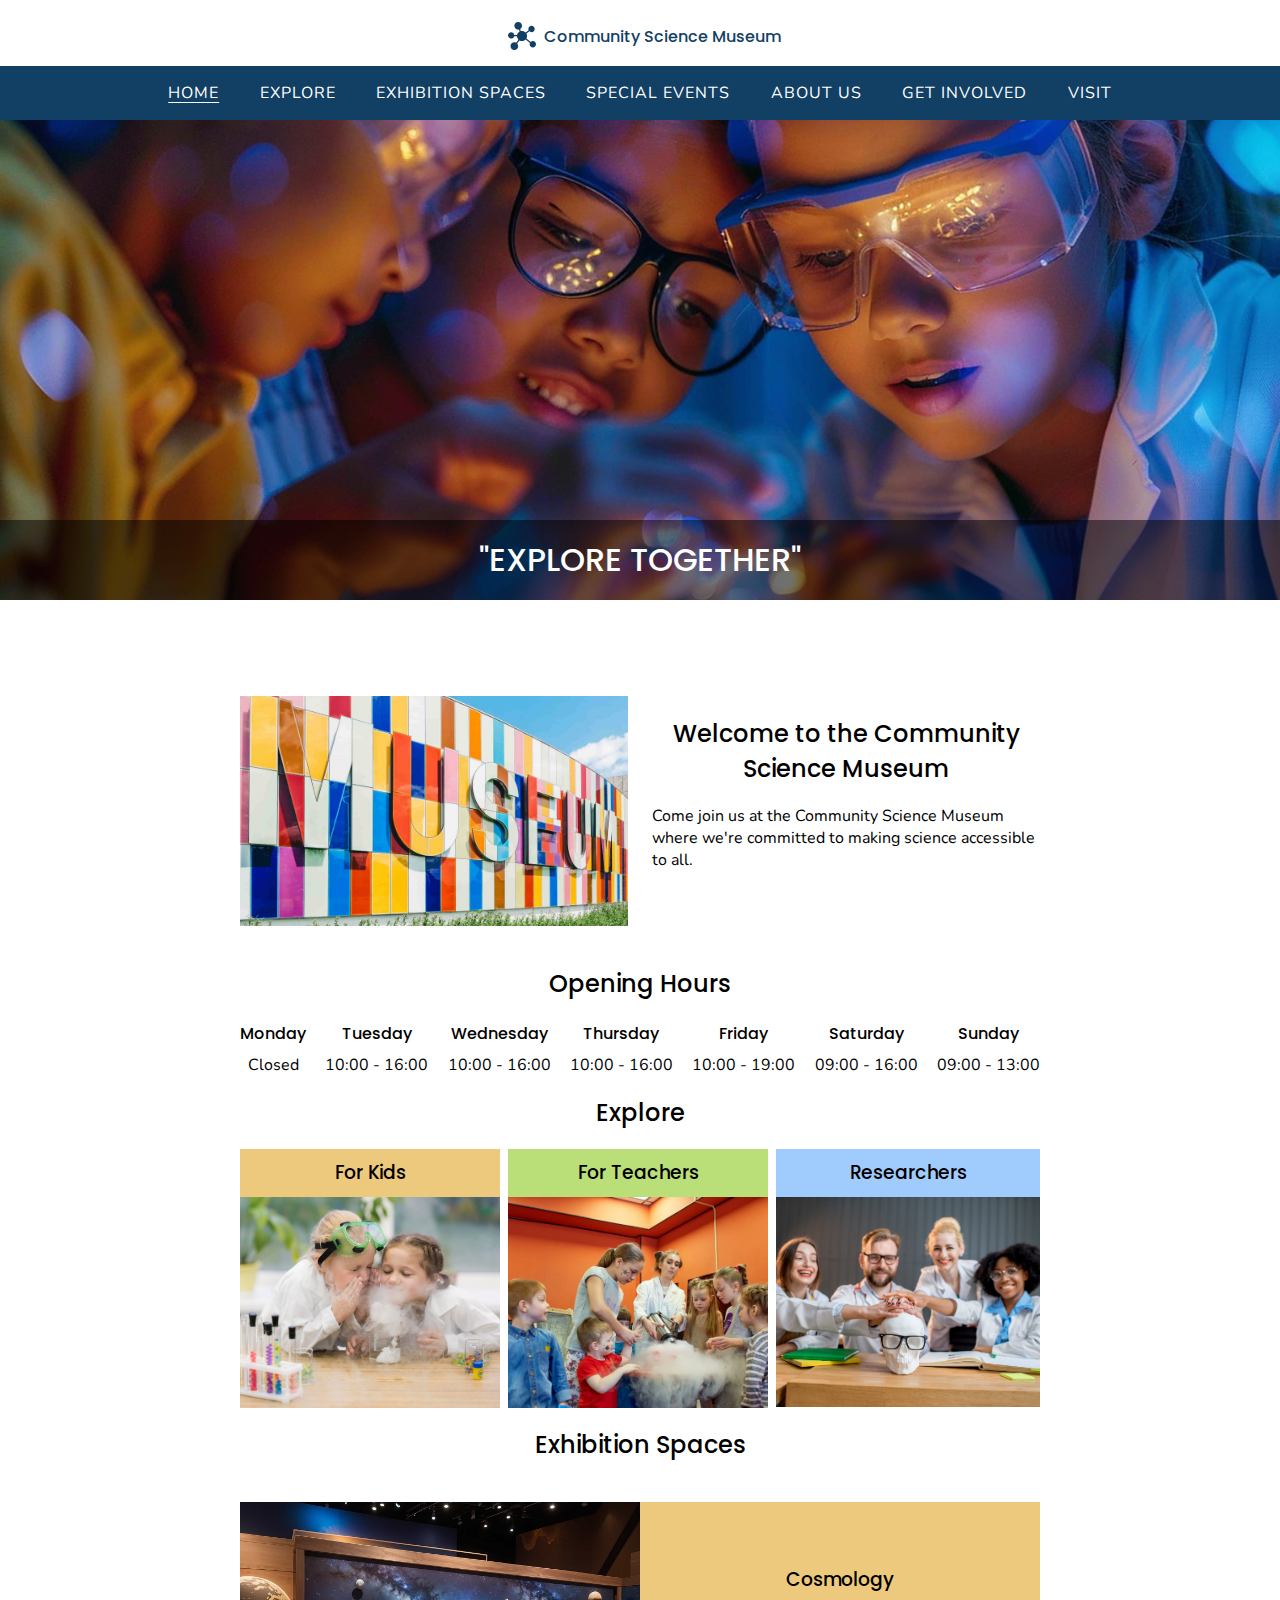
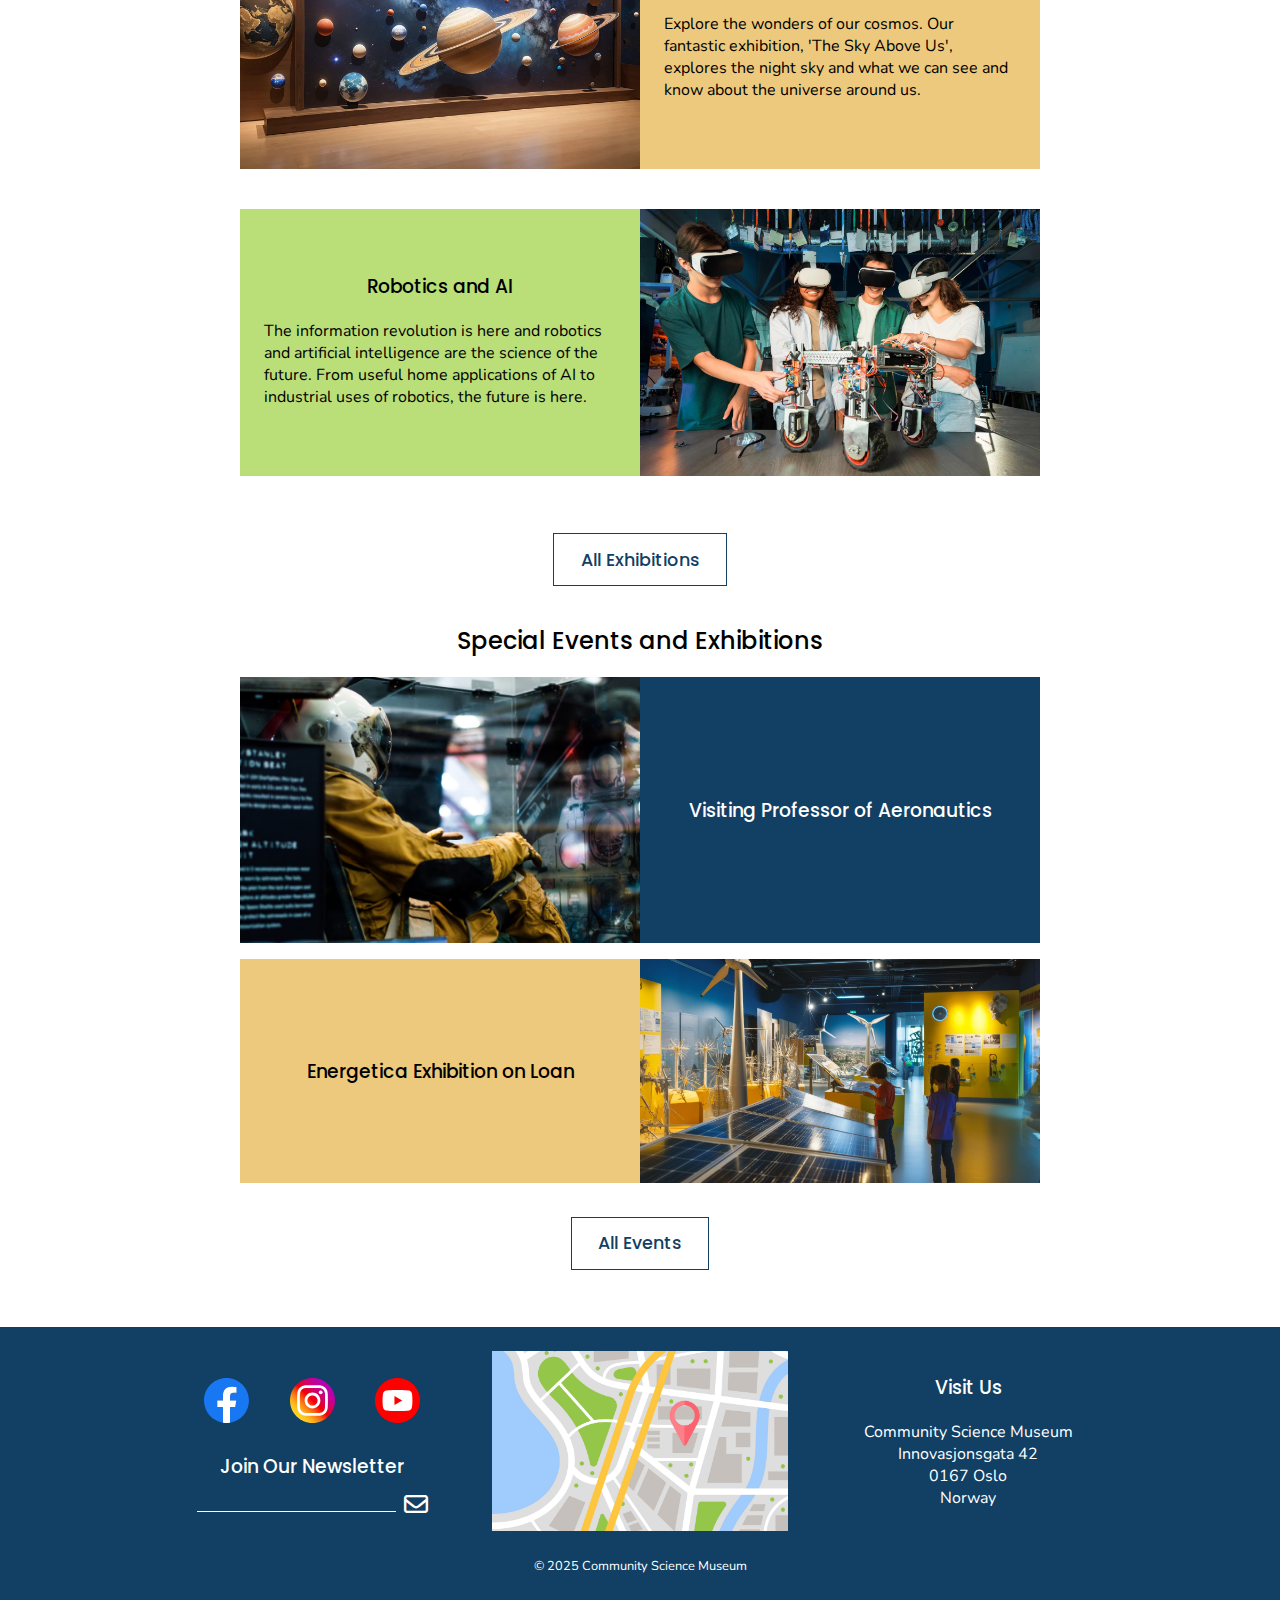
<file: index.html>
<!DOCTYPE html>
<html lang="en">
<head>
    <meta charset="UTF-8">
    <meta name="viewport" content="width=device-width, initial-scale=1.0">
    <link rel="icon" href="assets/icons/favicon.ico" type="image/x-icon">
    <link rel="preconnect" href="https://fonts.googleapis.com">
    <link rel="preconnect" href="https://fonts.gstatic.com" crossorigin>
    <link href="https://fonts.googleapis.com/css2?family=Nunito&family=Poppins:wght@400;500;600;700&display=swap" rel="stylesheet">
    <link rel="stylesheet" href="https://cdnjs.cloudflare.com/ajax/libs/font-awesome/6.7.2/css/all.min.css" 
    integrity="sha512-Evv84Mr4kqVGRNSgIGL/F/aIDqQb7xQ2vcrdIwxfjThSH8CSR7PBEakCr51Ck+w+/U6swU2Im1vVX0SVk9ABhg==" 
    crossorigin="anonymous" referrerpolicy="no-referrer"/>
    <meta name="description" content="Explore interactive exhibits and hands-on science fun for all ages at the Community Science Museum.">
    <meta name="keywords" content="science museum, interactive exhibits, educational fun, hands-on learning">
    <meta name="author" content="Urve Kriiva">
    <link rel="stylesheet" href="styles/index.css">
    <link rel="stylesheet" href="styles/media.css">
    <title>Home | Community Science Museum</title>
</head>
<body>
    <header>
        <div class="logo-wrapper">
            <div class="logo flex">
                <img src="assets/icons/molecule.svg" class="logo-img" alt="molecule">
                <span>Community Science Museum</span>
            </div>
        </div>
        <button class="mobile-nav" aria-label="Open menu" aria-controls="navigation" aria-expanded="false"></button>
        <nav>
            <ul data-visible="false" class="navigation flex background-primary" id="navigation">
                <li><a href="index.html" class="active">Home</a></li>
                <li><a href="explore/index.html">Explore</a></li>
                <li><a href="exhibitions/index.html">Exhibition Spaces</a></li>
                <li><a href="events/index.html">Special Events</a></li>
                <li><a href="about_us/index.html">About Us</a></li>
                <li><a href="get_involved/index.html">Get Involved</a></li>
                <li><a href="visit/index.html">Visit</a></li>
            </ul>
        </nav>
    </header>

    <main>
        <section class="hero">
            <img src="assets/images/hero.jpg" class="hero-img" alt="Kids wearing google classes and studying science">
            <h1 class="slogan">"Explore together"</h1>
        </section>

        <div class="scroller">
            <div class="item1"><span>Opening soon</span></div>
            <div class="item2"><span>Opening soon</span></div>
            <div class="item3"><span>Opening soon</span></div>
            <div class="item4 hidden"><span>Opening soon</span></div>
            <div class="item5 hidden"><span>Opening soon</span></div>
        </div>
        
    <div class="content-container">
        <article>
            <div class="content-img reverse">
                <div class="text-right">
                    <h2>Welcome to the Community Science Museum</h2>
                    <p>Come join us at the Community Science Museum where we're committed to making science accessible to all.
                    </p>
                </div>
                <div>
                    <img src="assets/images/museum.jpg" class="height" alt="Multicolored modern museum with large, bold letters spelling Museum">
                </div>
            </div>
        </article>

        <section>
            <h2>Opening Hours</h2>
            <div class="opening-hours">
                <div class="flex">
                    <p class="weekday">Monday</p>
                    <p>Closed</p>
                </div>
                <div class="flex">
                    <p class="weekday">Tuesday</p>
                    <p>10:00 - 16:00</p>
                </div>
                <div class="flex">
                    <p class="weekday">Wednesday</p>
                    <p>10:00 - 16:00</p>
                </div>
                <div class="flex">
                    <p class="weekday">Thursday</p>
                    <p>10:00 - 16:00</p>
                </div>
                <div class="flex">
                    <p class="weekday">Friday</p>
                    <p>10:00 - 19:00</p>
                </div>
                <div class="flex">
                    <p class="weekday">Saturday</p>
                    <p>09:00 - 16:00</p>
                </div>
                <div class="flex">
                    <p class="weekday">Sunday</p>
                    <p>09:00 - 13:00</p>
                </div>
            </div>
        </section>
        <section>
            <h2>Explore</h2>
            <div class="explore flex">
                <div class="explore-wrap flex">
                    <div class="for-kids">
                        <h3>For Kids</h3>
                        <div>
                            <img src="assets/images/learnscience.jpg" class="imga" alt="Two girls experiment with steam from test tube">
                        </div>
                    </div>
                    <div class="for-teachers">
                        <h3>For Teachers</h3>
                        <div>
                            <img src="assets/images/teacher.jpg" class="imga" alt="Teacher carries out chemical experiment with liquid nitrogen with kids">
                        </div>
                    </div>
                </div>
                <div class="researchers">
                    <h3>Researchers</h3>
                    <div>
                        <img src="assets/images/scientists.jpg"  alt="Group of happy scientists holding hands on the gypsum skull behind table">
                    </div>
                </div>
            </div>
        </section>

        <h2>Exhibition Spaces</h2>
        <article>
            <div class="clr-background">
                <div>
                    <img src="assets/images/planets.jpg" alt="An wooden board with a spacethemed background and exhibit with planets and stars in front">
                </div>
                <div class="bg-yellow clr-background-text">
                    <h3>Cosmology</h3>
                    <p>Explore the wonders of our cosmos. Our fantastic exhibition, 'The Sky Above Us', 
                        explores the night sky and what we can see and know about the universe around us.
                    </p>
                </div>
            </div>
        </article>
        <article>  
            <div class="clr-background reverse">
                <div>
                    <img src="assets/images/group.jpg" alt="Group of young people in VR glasses doing experiments in robotics in a laboratory">
                </div>
                <div class="bg-green clr-background-text">
                    <h3>Robotics and AI</h3>
                    <p>The information revolution is here and robotics and artificial intelligence are 
                        the science of the future. From useful home applications of AI to industrial uses 
                        of robotics, the future is here.
                    </p>
                </div>    
            </div>
        </article>
        <div class="btn-link-container">
            <a href="exhibitions/index.html" class="btn-link">All Exhibitions</a>
        </div>

        <h2>Special Events and Exhibitions</h2>
        <section>
            <div class="content-img">
                <div>
                    <img src="assets/images/astronaut.jpg" alt="Astronaut sitting in front of the ....">
                </div>
                <div class="bg-primary center">
                    <h3>Visiting Professor of Aeronautics</h3>
                </div>
            </div>
            <div class="content-img reverse">
                <div>
                    <img src="assets/images/energetica.jpg" alt="Kids in energetica exhibition discover solarpanels and wind turbines">
                </div>
                <div class="bg-yellow center">
                    <h3>Energetica Exhibition on Loan</h3>
                </div>
            </div>
        </section>
        <div class="btn-link-container">
            <a href="events/index.html" class="btn-link">All Events</a>
        </div>
    </div>
    </main>

    <script src="index.js"></script>
   
    <footer>
        <div class="footer-container">
            <div class="social-container">
                <div class="social flex">
                    <a href="https://www.facebook.com" target="_blank">
                        <img src="assets/icons/facebook.svg" class="social-icon" alt="Facebook icon">
                    </a>
                    <a href="https://www.instagram.com" target="_blank">
                        <img src="assets/icons/instagram.svg" class="social-icon" alt="Instagram icon">
                    </a>
                    <a href="https://www.youtube.com" target="_blank">
                        <img src="assets/icons/youtube.svg" class="social-icon" alt="Youtube icon">
                    </a>
                </div>
                <div>
                    <h3>Join Our Newsletter</h3>
                    <form class="newsletter-form">
                        <label for="newsletter" class="sr-only">E-mail address</label>
                        <input type="email" id="newsletter" class="newsletter">
                        <button class="submit" aria-label="Subscribe to newsletter">
                            <i class="fa-regular fa-envelope"></i>
                        </button>
                    </form>
                </div>
            </div>
            <div class="location">
                <h3>Visit Us</h3>
                <p>Community Science Museum</p>
                <p>Innovasjonsgata 42</p>
                <p>0167 Oslo</p>
                <p>Norway</p>
            </div>
            <div class="map-img">
                <img src="assets/images/map.jpg" class="map" alt="Street map with red pin and routes">
            </div>
        </div>
        <div class="copyright">
            &copy; 2025 Community Science Museum
        </div>
    </footer>
    
</body>
</html>
</file>
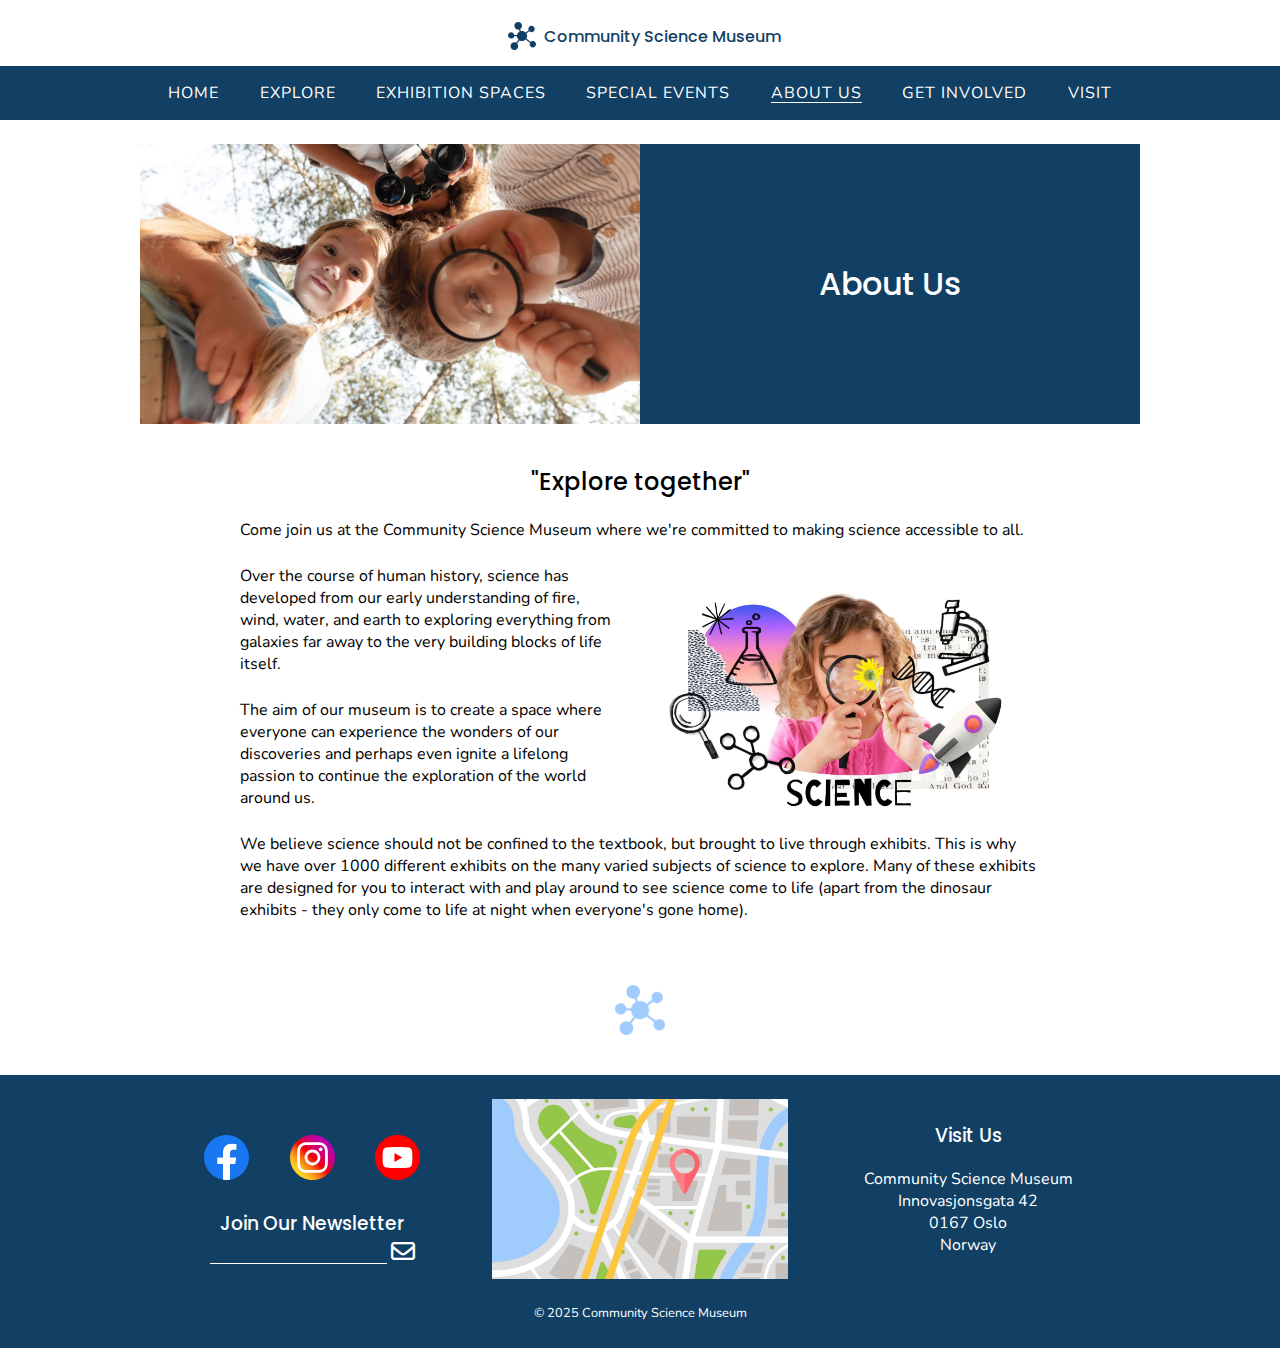
<file: about_us/index.html>
<!DOCTYPE html>
<html lang="en">
<head>
    <meta charset="UTF-8">
    <meta name="viewport" content="width=device-width, initial-scale=1.0">
    <link rel="icon" href="../assets/icons/favicon.ico" type="image/x-icon">
    <link rel="preconnect" href="https://fonts.googleapis.com">
    <link rel="preconnect" href="https://fonts.gstatic.com" crossorigin>
    <link href="https://fonts.googleapis.com/css2?family=Nunito&family=Poppins:wght@400;500;600;700&display=swap" rel="stylesheet">
    <link rel="stylesheet" href="https://cdnjs.cloudflare.com/ajax/libs/font-awesome/6.7.2/css/all.min.css" 
    integrity="sha512-Evv84Mr4kqVGRNSgIGL/F/aIDqQb7xQ2vcrdIwxfjThSH8CSR7PBEakCr51Ck+w+/U6swU2Im1vVX0SVk9ABhg==" 
    crossorigin="anonymous" referrerpolicy="no-referrer"/>
    <meta name="description" content="Discover our mission to make science fun, accessible at the Community Science Museum—where curiosity comes to life.">
    <meta name="keywords" content="about the museum, interactive museum, science education, explore science together, about the museum">
    <meta name="author" content="Urve Kriiva">
    <link rel="stylesheet" href="../styles/index.css">
    <link rel="stylesheet" href="../styles/media.css">
    <title>About Us</title>
</head>
<body>
    <header>
        <div class="logo-wrapper">
            <div class="logo flex">
                <img src="../assets/icons/molecule.svg" class="logo-img" alt="molecule">
                <span>Community Science Museum</span>
            </div>
        </div>
        <button class="mobile-nav" aria-controls="navigation" aria-expanded="false"></button>
        <nav>
            <ul data-visible="false" class="navigation flex background-primary" id="navigation">
                <li><a href="../index.html">Home</a></li>
                <li><a href="../explore/index.html">Explore</a></li>
                <li><a href="../exhibitions/index.html">Exhibition Spaces</a></li>
                <li><a href="../events/index.html">Special Events</a></li>
                <li><a href="../about_us/index.html" class="active">About Us</a></li>
                <li><a href="../get_involved/index.html">Get Involved</a></li>
                <li><a href="../visit/index.html">Visit</a></li>
            </ul>
        </nav>
    </header>
    <main>
        <div class="introduction-banner reverse">
            <div class="bg-primary introduction-text">
                <h1>About Us</h1>
            </div>
            <div>
                <img src="../assets/images/explore.jpg" alt="Boy and two girls looking down and exploring with a magnifying glass and binoculars ">
            </div> 
        </div>

       <div class="content-container">
        <article>
            <div class="content-simple">
                <h2>"Explore together"</h2>
            <p>Come join us at the Community Science Museum where we're committed to making science accessible to all.
            </p>
            <div class="article-doodle">
                <div class="text-left">
                    <p>Over the course of human history, science has developed from our early understanding of fire, wind, 
                        water, and earth to exploring everything from galaxies far away to the very building blocks of 
                        life itself.
                    </p>
                        <p>The aim of our museum is to create a space where everyone can experience the wonders of our 
                            discoveries and perhaps even ignite a lifelong passion to continue the exploration of the 
                            world around us.
                        </p>
                </div>
                <div>
                    <img src="../assets/images/doodle.jpg" alt="Science word with girl looking flower with magnifying glass on chemistry doodle background">
                </div>
            </div>
            <p>We believe science should not be confined to the textbook, but brought to live through exhibits. 
                This is why we have over 1000 different exhibits on the many varied subjects of science to explore. 
                Many of these exhibits are designed for you to interact with and play around to see science 
                come to life (apart from the dinosaur exhibits - they only come to life at night when everyone's gone home).
            </p>
            </div>
        </article>
       </div>
       <div class="molecul-container flex">
        <img src="../assets/icons/blue-molecul.png" class="molecul" alt="Light blue molecul">
       </div>
    </main>
    <script src="../index.js"></script>

    <footer>
        <div class="footer-container">
            <div class="social-container">
                <div class="social flex">
                    <a href="https://www.facebook.com" target="_blank">
                        <img src="../assets/icons/facebook.svg" class="social-icon" alt="Facebook icon">
                    </a>
                    <a href="https://www.instagram.com" target="_blank">
                        <img src="../assets/icons/instagram.svg" class="social-icon" alt="Instagram icon">
                    </a>
                    <a href="https://www.youtube.com" target="_blank">
                        <img src="../assets/icons/youtube.svg" class="social-icon" alt="Youtube icon">
                    </a>
                </div>
                <div>
                    <h3>Join Our Newsletter</h3>
                    <div>
                        <input type="text" class="newsletter">
                        <button class="submit"><i class="fa-regular fa-envelope"></i></button>
                    </div>
                </div>
            </div>
            <div class="location">
                <h3>Visit Us</h3>
                    <p>Community Science Museum</p>
                    <p>Innovasjonsgata 42</p>
                    <p>0167 Oslo</p>
                    <p>Norway</p>
            </div>
            <div class="map-img">
                <img src="../assets/images/map.jpg" class="map" alt="Street map with red pin and routes">
            </div>
        </div>
        <div class="copyright">
            &copy; 2025 Community Science Museum
        </div>
    </footer>
</body>
</html>
</file>
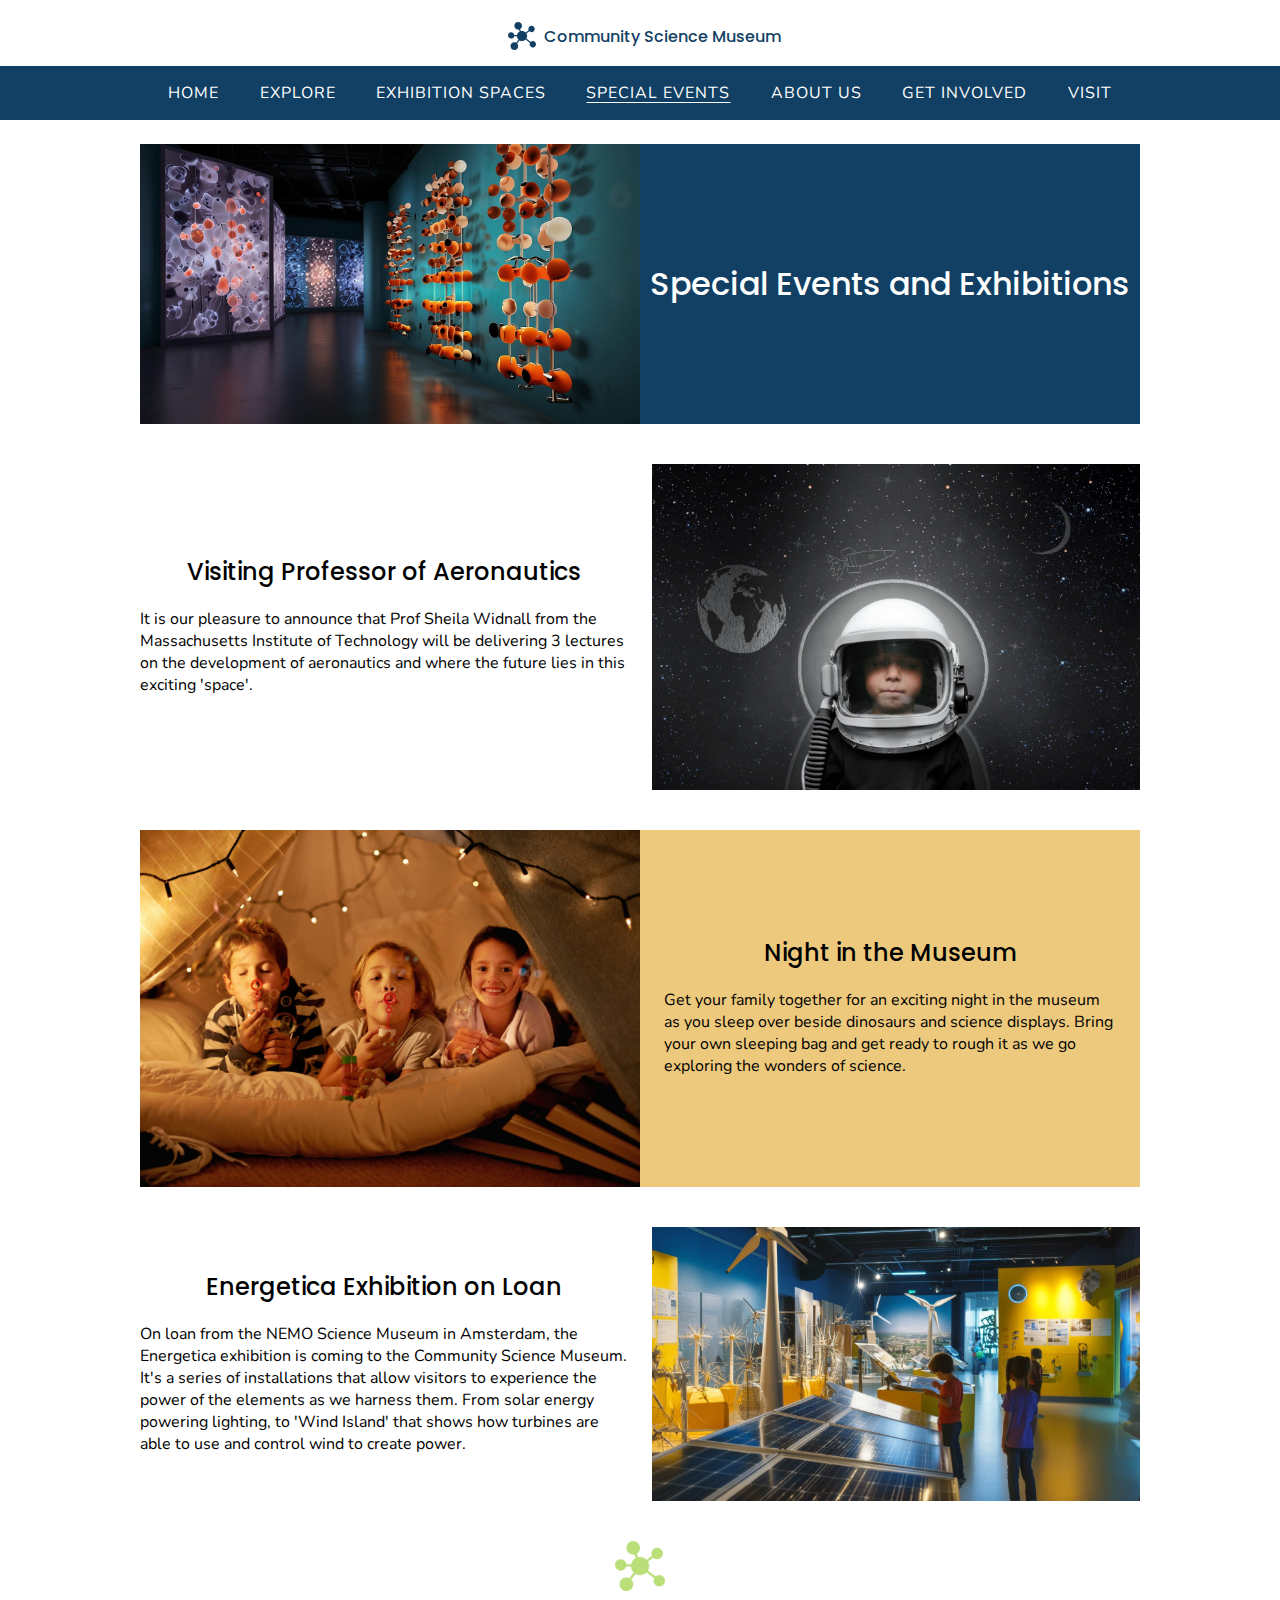
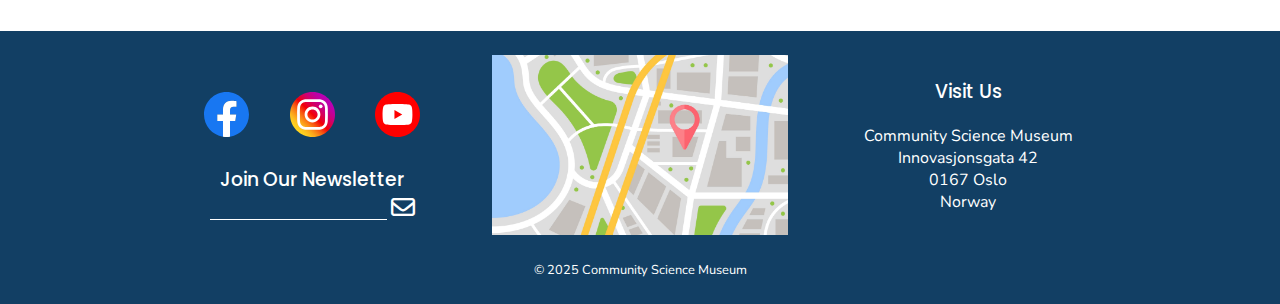
<file: events/index.html>
<!DOCTYPE html>
<html lang="en">
<head>
    <meta charset="UTF-8">
    <meta name="viewport" content="width=device-width, initial-scale=1.0">
    <link rel="icon" href="../assets/icons/favicon.ico" type="image/x-icon">
    <link rel="preconnect" href="https://fonts.googleapis.com">
    <link rel="preconnect" href="https://fonts.gstatic.com" crossorigin>
    <link href="https://fonts.googleapis.com/css2?family=Nunito&family=Poppins:wght@400;500;600;700&display=swap" rel="stylesheet">
    <link rel="stylesheet" href="https://cdnjs.cloudflare.com/ajax/libs/font-awesome/6.7.2/css/all.min.css" 
    integrity="sha512-Evv84Mr4kqVGRNSgIGL/F/aIDqQb7xQ2vcrdIwxfjThSH8CSR7PBEakCr51Ck+w+/U6swU2Im1vVX0SVk9ABhg==" 
    crossorigin="anonymous" referrerpolicy="no-referrer"/>
    <meta name="description" content="Experience special events and exhibits like sleepovers, visiting lectures, and Energetica—exploring the power of science in action.">
    <meta name="keywords" content="science events, museum sleepover, guest lectures, family science activities, energetica exhibition">
    <meta name="author" content="Urve Kriiva">
    <link rel="stylesheet" href="../styles/index.css">
    <link rel="stylesheet" href="../styles/media.css">
    <title>Special Events and Exhibitions</title>
</head>
<body>
    <header>
        <div class="logo-wrapper">
            <div class="logo flex">
                <img src="../assets/icons/molecule.svg" class="logo-img" alt="molecule">
                <span>Community Science Museum</span>
            </div>
        </div>
        <button class="mobile-nav" aria-controls="navigation" aria-expanded="false"></button>
        <nav>
            <ul data-visible="false" class="navigation flex background-primary" id="navigation">
                <li><a href="../index.html">Home</a></li>
                <li><a href="../explore/index.html">Explore</a></li>
                <li><a href="../exhibitions/index.html">Exhibition Spaces</a></li>
                <li><a href="../events/index.html" class="active">Special Events</a></li>
                <li><a href="../about_us/index.html">About Us</a></li>
                <li><a href="../get_involved/index.html">Get Involved</a></li>
                <li><a href="../visit/index.html">Visit</a></li>
            </ul>
        </nav>
    </header>
    <main>
        <div class="introduction-banner reverse">
            <div class="bg-primary introduction-text">
                <h1>Special Events and Exhibitions</h1>
            </div>
            <div>
                <img src="../assets/images/molecular.jpg" alt="Colorful digital wall installasjon display with molecules">
            </div>
        </div>
            
        <div class="content-container content-container-wide">
            <article>
                <div class="content-img center">
                    <div class="text-left">
                        <h2>Visiting Professor of Aeronautics</h2>
                        <p>It is our pleasure to announce that Prof Sheila Widnall from the Massachusetts Institute 
                            of Technology will be delivering 3 lectures on the development of aeronautics and where 
                            the future lies in this exciting 'space'.
                        </p>
                    </div>
                    <div >
                        <img src="../assets/images/kidastronaut.jpg" alt="Boy eyes closed wants to fly in space wearing astronaut helmet ">
                    </div>
                </div>
            </article>
        
            <article>
            <div class="clr-background reverse">
                <div class="bg-yellow clr-background-text">
                    <h2>Night in the Museum</h2>
                    <p>Get your family together for an exciting night in the museum as you sleep over beside dinosaurs 
                        and science displays. Bring your own sleeping bag and get ready to rough it as we go exploring 
                        the wonders of science.
                    </p>
                </div>
                <div>
                    <img src="../assets/images/sleepover.jpg" alt="Children blowing bubbles together in indoor camping tent">
                </div>
            </div>
            </article>

        
            <article>
               <div class="content-img center">
                <div class="text-left">
                    <h2>Energetica Exhibition on Loan</h2>
                    <p>On loan from the NEMO Science Museum in Amsterdam, the Energetica exhibition is coming to the 
                        Community Science Museum. It's a series of installations that allow visitors to experience 
                        the power of the elements as we harness them. From solar energy powering lighting, to 
                        'Wind Island' that shows how turbines are able to use and control wind to create power.
                    </p>
                </div>
                <div class="flex">
                    <img src="../assets/images/energetica.jpg" alt="Kids in energetica exhibition discover solarpanels and wind turbines">
                </div>
               </div>
            </article>
        </div>

        <div class="molecul-container flex">
            <img src="../assets/icons/green-molecul.png" class="molecul" alt="Green molecul">
        </div>
    </main>  
    <script src="../index.js"></script>

    <footer>
        <div class="footer-container">
            <div class="social-container">
                <div class="social flex">
                    <a href="https://www.facebook.com" target="_blank">
                        <img src="../assets/icons/facebook.svg" class="social-icon" alt="Facebook icon">
                    </a>
                    <a href="https://www.instagram.com" target="_blank">
                        <img src="../assets/icons/instagram.svg" class="social-icon" alt="Instagram icon">
                    </a>
                    <a href="https://www.youtube.com" target="_blank">
                        <img src="../assets/icons/youtube.svg" class="social-icon" alt="Youtube icon">
                    </a>
                </div>
                <div>
                    <h3>Join Our Newsletter</h3>
                    <div>
                        <input type="text" class="newsletter">
                        <button class="submit"><i class="fa-regular fa-envelope"></i></button>
                    </div>
                </div>
            </div>
            <div class="location">
                <h3>Visit Us</h3>
                <p>Community Science Museum</p>
                <p>Innovasjonsgata 42</p>
                <p>0167 Oslo</p>
                <p>Norway</p>
            </div>
            <div class="map-img">
                <img src="../assets/images/map.jpg" class="map" alt="Street map with red pin and routes">
            </div>
        </div>
        <div class="copyright">
            &copy; 2025 Community Science Museum
        </div>
    </footer>  
</body>
</html>
</file>
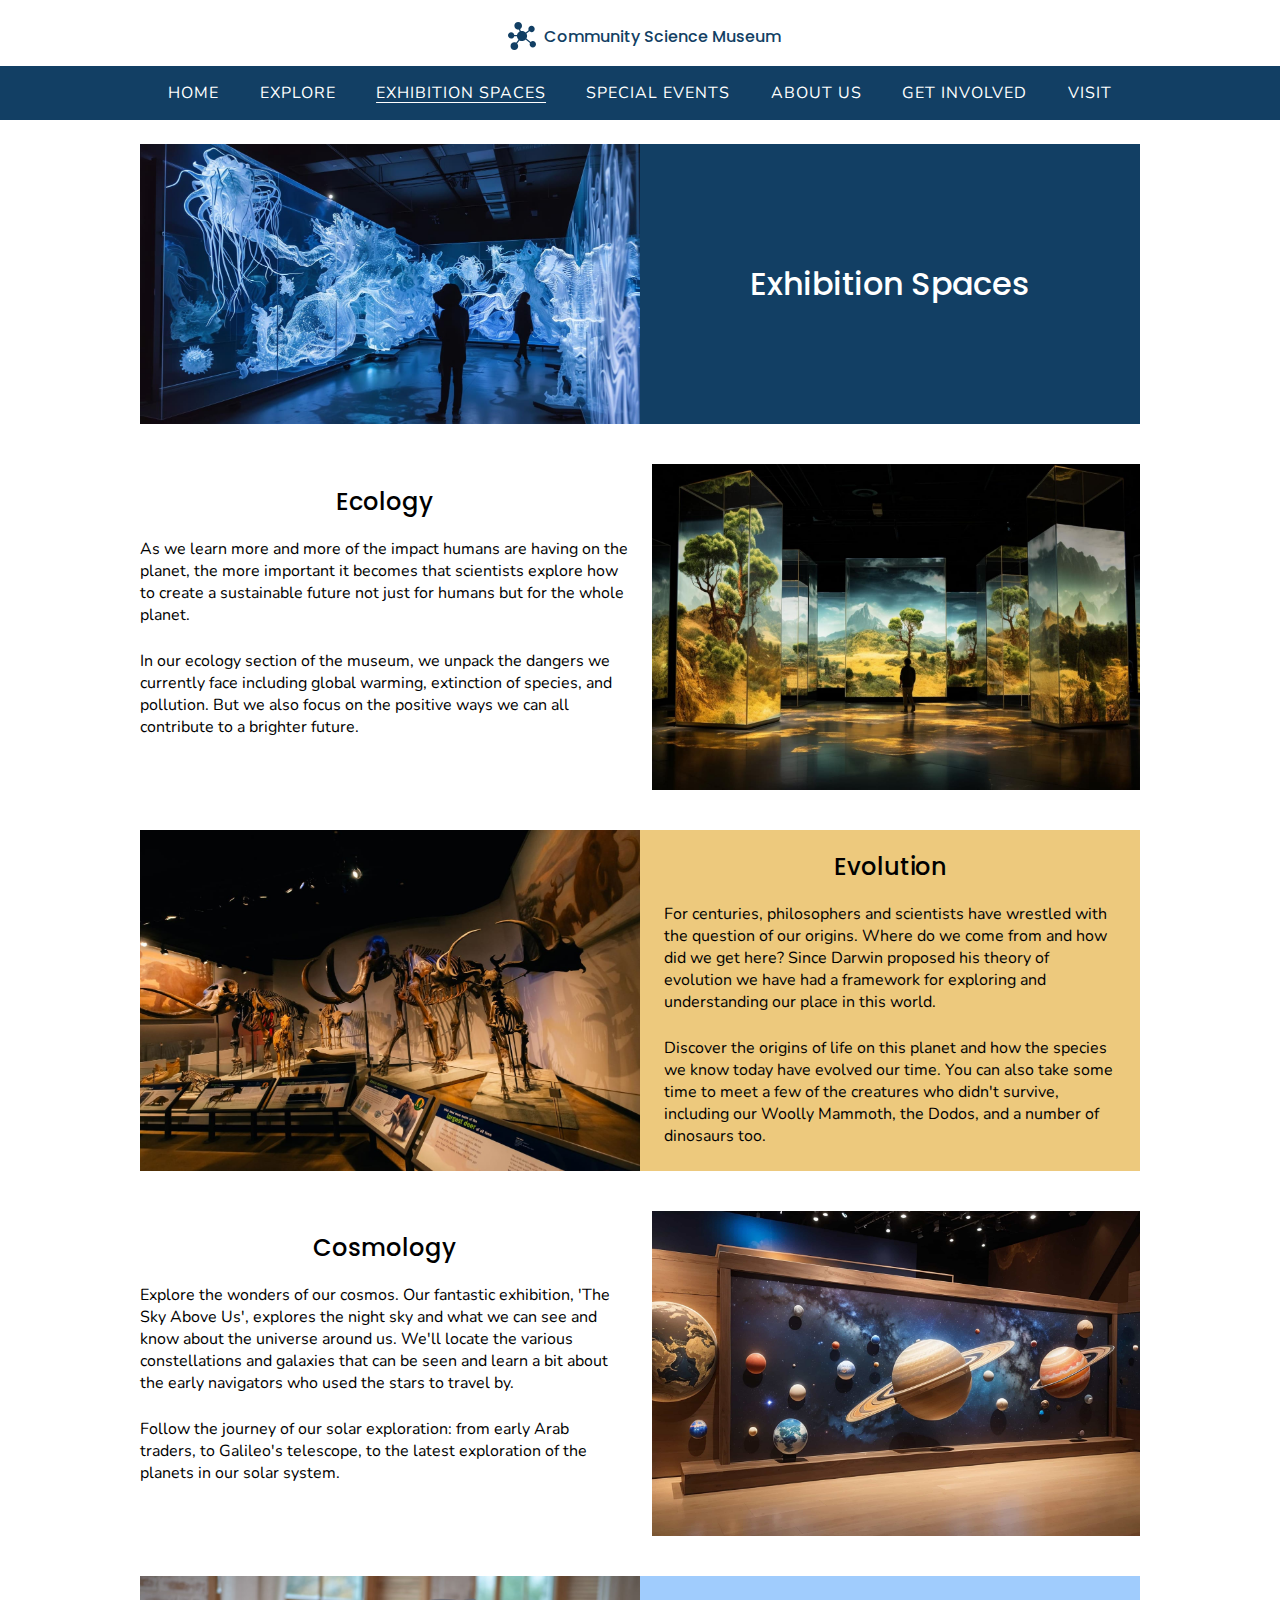
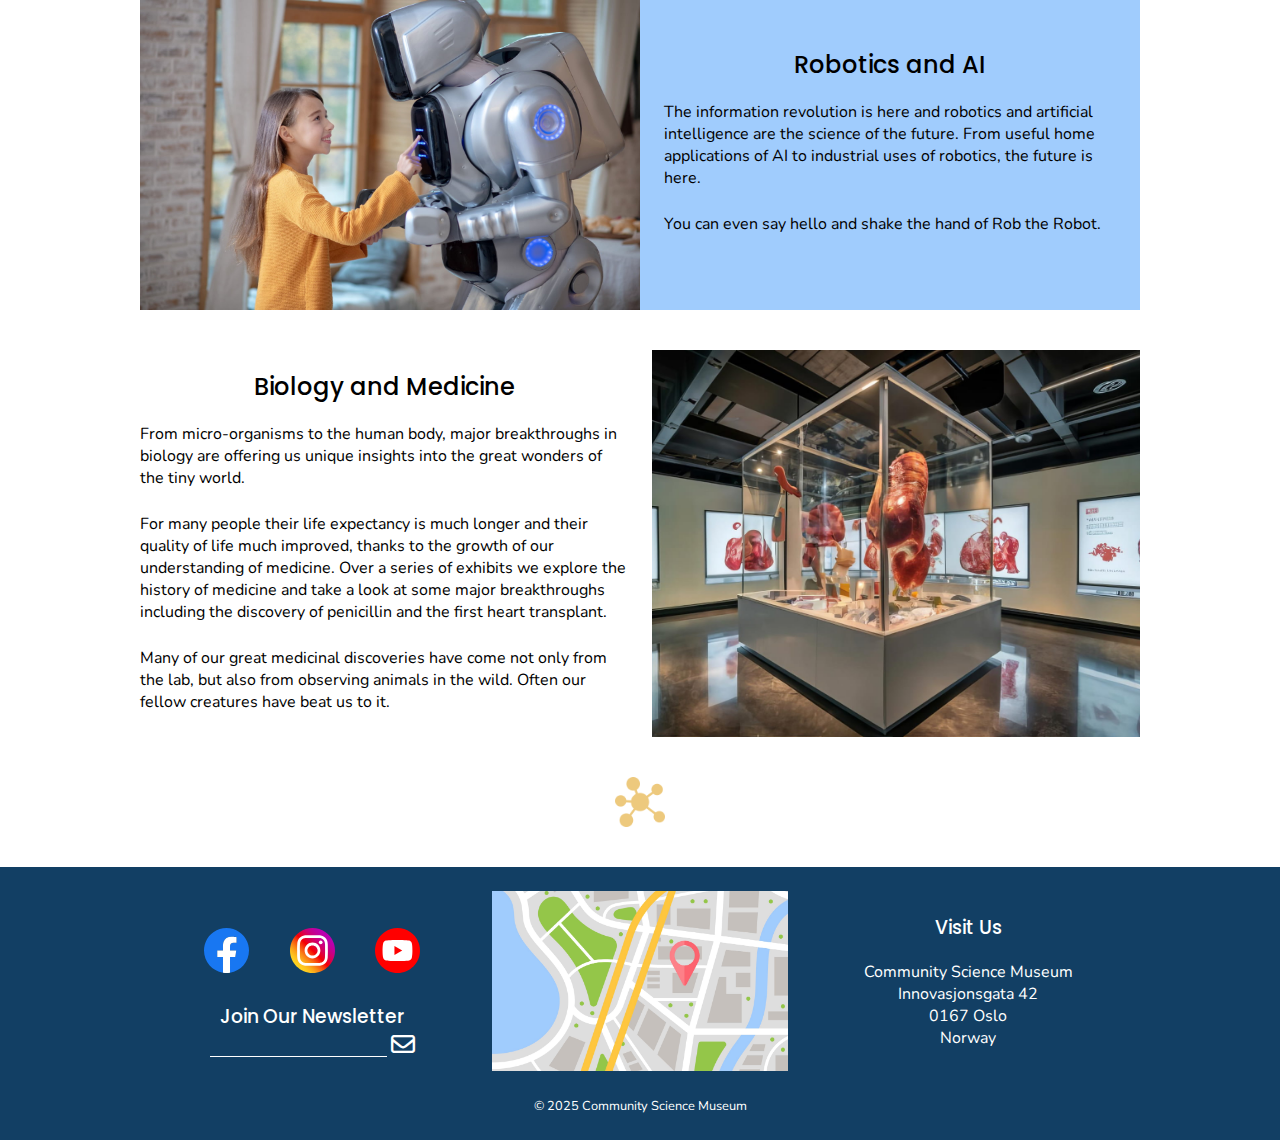
<file: exhibitions/index.html>
<!DOCTYPE html>
<html lang="en">
<head>
    <meta charset="UTF-8">
    <meta name="viewport" content="width=device-width, initial-scale=1.0">
    <link rel="icon" href="../assets/icons/favicon.ico" type="image/x-icon">
    <link rel="preconnect" href="https://fonts.googleapis.com">
    <link rel="preconnect" href="https://fonts.gstatic.com" crossorigin>
    <link href="https://fonts.googleapis.com/css2?family=Nunito&family=Poppins:wght@400;500;600;700&display=swap" rel="stylesheet">
    <link rel="stylesheet" href="https://cdnjs.cloudflare.com/ajax/libs/font-awesome/6.7.2/css/all.min.css" 
    integrity="sha512-Evv84Mr4kqVGRNSgIGL/F/aIDqQb7xQ2vcrdIwxfjThSH8CSR7PBEakCr51Ck+w+/U6swU2Im1vVX0SVk9ABhg==" 
    crossorigin="anonymous" referrerpolicy="no-referrer"/>
    <meta name="description" content="Explore our science exhibitions—from dinosaurs to space and technology. Hands-on displays for curious minds of all ages.">
    <meta name="keywords" content="science exhibitions, interactive displays, dinosaur exhibit, space and technology, museum exhibits">
    <meta name="author" content="Urve Kriiva">
    <link rel="stylesheet" href="../styles/index.css">
    <link rel="stylesheet" href="../styles/media.css">
    <title>Exhibition Spaces | Community Science Museum</title>
</head>
<body>
    <header>
        <div class="logo-wrapper">
            <div class="logo flex">
                <img src="../assets/icons/molecule.svg" class="logo-img" alt="molecule">
                <span>Community Science Museum</span>
            </div>
        </div>
        <button class="mobile-nav" aria-controls="navigation" aria-expanded="false"></button>
        <nav>
            <ul data-visible="false" class="navigation flex background-primary" id="navigation">
                <li><a href="../index.html">Home</a></li>
                <li><a href="../explore/index.html">Explore</a></li>
                <li><a href="../exhibitions/index.html" class="active">Exhibition Spaces</a></li>
                <li><a href="../events/index.html">Special Events</a></li>
                <li><a href="../about_us/index.html">About Us</a></li>
                <li><a href="../get_involved/index.html">Get Involved</a></li>
                <li><a href="../visit/index.html">Visit</a></li>
            </ul>
        </nav>
    </header>
    <main>
        <div class="introduction-banner reverse">
            <div class="bg-primary introduction-text">
                <h1>Exhibition Spaces</h1>
            </div>
            <div>
                <img src="../assets/images/exhibition.jpg" alt="Two people standing front of blue ocean themed glass art installasjon">
            </div>    
        </div>

       <div class="content-container content-container-wide">
        <article>
           <div class="content-img">
            <div class="text-left">
                <h2>Ecology</h2>
                <p>As we learn more and more of the impact humans are having on the planet, the more 
                    important it becomes that scientists explore how to create a sustainable future 
                    not just for humans but for the whole planet.
                </p>
                <p>In our ecology section of the museum, we unpack the dangers we currently face including 
                    global warming, extinction of species, and pollution. But we also focus on the 
                    positive ways we can all contribute to a brighter future.
                </p>
            </div>
            <div class="flex">
                <img src="../assets/images/ecology.jpg" alt="High displays with holographic green landscape with trees and high mountains">
            </div>
           </div>
        </article>
        

        <article>
            <div class="clr-background reverse">
                <div class="bg-yellow clr-background-text">
                    <h2>Evolution</h2>
                    <p>For centuries, philosophers and scientists have wrestled with the question of our origins. 
                        Where do we come from and how did we get here? Since Darwin proposed his theory of 
                        evolution we have had a framework for exploring and understanding our place in this world.
                    </p>
                    <p>Discover the origins of life on this planet and how the species we know today have evolved 
                        our time. You can also take some time to meet a few of the creatures who didn't survive, 
                        including our Woolly Mammoth, the Dodos, and a number of dinosaurs too.
                    </p>
                </div>
                <div class="flex">
                    <img src="../assets/images/evolution.jpg" alt="Museum display with mammoth skeletons">
                </div>
            </div>
        </article>

        
            <article>
                <div class="content-img">
                    <div class="text-left">
                        <h2>Cosmology</h2>
                        <p>Explore the wonders of our cosmos. Our fantastic exhibition, 'The Sky Above Us', explores 
                            the night sky and what we can see and know about the universe around us. We'll locate the 
                            various constellations and galaxies that can be seen and learn a bit about the early 
                            navigators who used the stars to travel by.
                        </p>
                        <p>Follow the journey of our solar exploration: from early Arab traders, to Galileo's telescope, 
                            to the latest exploration of the planets in our solar system.
                        </p>
                    </div>
                    <div class="flex">
                        <img src="../assets/images/planets.jpg" alt="An wooden board with a spacethemed background and exhibit with planets and stars in front">
                    </div>
                </div>
            </article>
        

        <article>
            <div class="clr-background reverse">
                <div class="bg-blue clr-background-text">
                    <h2>Robotics and AI</h2>
                    <p>The information revolution is here and robotics and artificial intelligence are the science 
                        of the future. From useful home applications of AI to industrial uses of robotics, 
                        the future is here.
                    </p>
                    <p>You can even say hello and shake the hand of Rob the Robot.
                    </p>
                </div>
                <div class="flex">
                    <img src="../assets/images/robot.jpg" alt="Happy girl in orage shirt standing front of robot and pressing buttons on robot">
                </div>
            </div>
        </article>
        
        
            <article>
               <div class="content-img">
                <div class="text-left">
                    <h2>Biology and Medicine</h2>
                    <p>From micro-organisms to the human body, major breakthroughs in biology are offering us unique 
                        insights into the great wonders of the tiny world. 
                    </p>
                    <p>For many people their life expectancy is much longer and their quality of life much improved, 
                        thanks to the growth of our understanding of medicine. Over a series of exhibits we explore 
                        the history of medicine and take a look at some major breakthroughs including the discovery 
                        of penicillin and the first heart transplant. 
                    </p>
                    <p>Many of our great medicinal discoveries have come not only from the lab, but also from observing 
                        animals in the wild. Often our fellow creatures have beat us to it.
                    </p>
                </div>
                <div class="flex">
                    <img src="../assets/images/biology.jpg" alt="An exhibition display and screens showcasing various organs">
                </div>
               </div>
            </article>
        </div>

        <div class="molecul-container flex">
            <img src="../assets/icons/yellow-molecul.png" class="molecul" alt="Yellow molecul">
        </div>
       
    </main>

    <script src="../index.js"></script>

    <footer>
        <div class="footer-container">
            <div class="social-container">
                <div class="social flex">
                    <a href="https://www.facebook.com" target="_blank">
                        <img src="../assets/icons/facebook.svg" class="social-icon" alt="Facebook icon">
                    </a>
                    <a href="https://www.instagram.com" target="_blank">
                        <img src="../assets/icons/instagram.svg" class="social-icon" alt="Instagram icon">
                    </a>
                    <a href="https://www.youtube.com" target="_blank">
                        <img src="../assets/icons/youtube.svg" class="social-icon" alt="Youtube icon">
                    </a>
                </div>
                <div>
                    <h3>Join Our Newsletter</h3>
                    <div>
                        <input type="text" class="newsletter">
                        <button class="submit"><i class="fa-regular fa-envelope"></i></button>
                    </div>
                </div>
            </div>
            <div class="location">
                <h3>Visit Us</h3>
                <p>Community Science Museum</p>
                <p>Innovasjonsgata 42</p>
                <p>0167 Oslo</p>
                <p>Norway</p>
            </div>
            <div class="map-img">
                <img src="../assets/images/map.jpg" class="map" alt="Street map with red pin and routes">
            </div>
        </div>
        <div class="copyright">
            &copy; 2025 Community Science Museum
        </div>
    </footer>

</body>
</html>
</file>
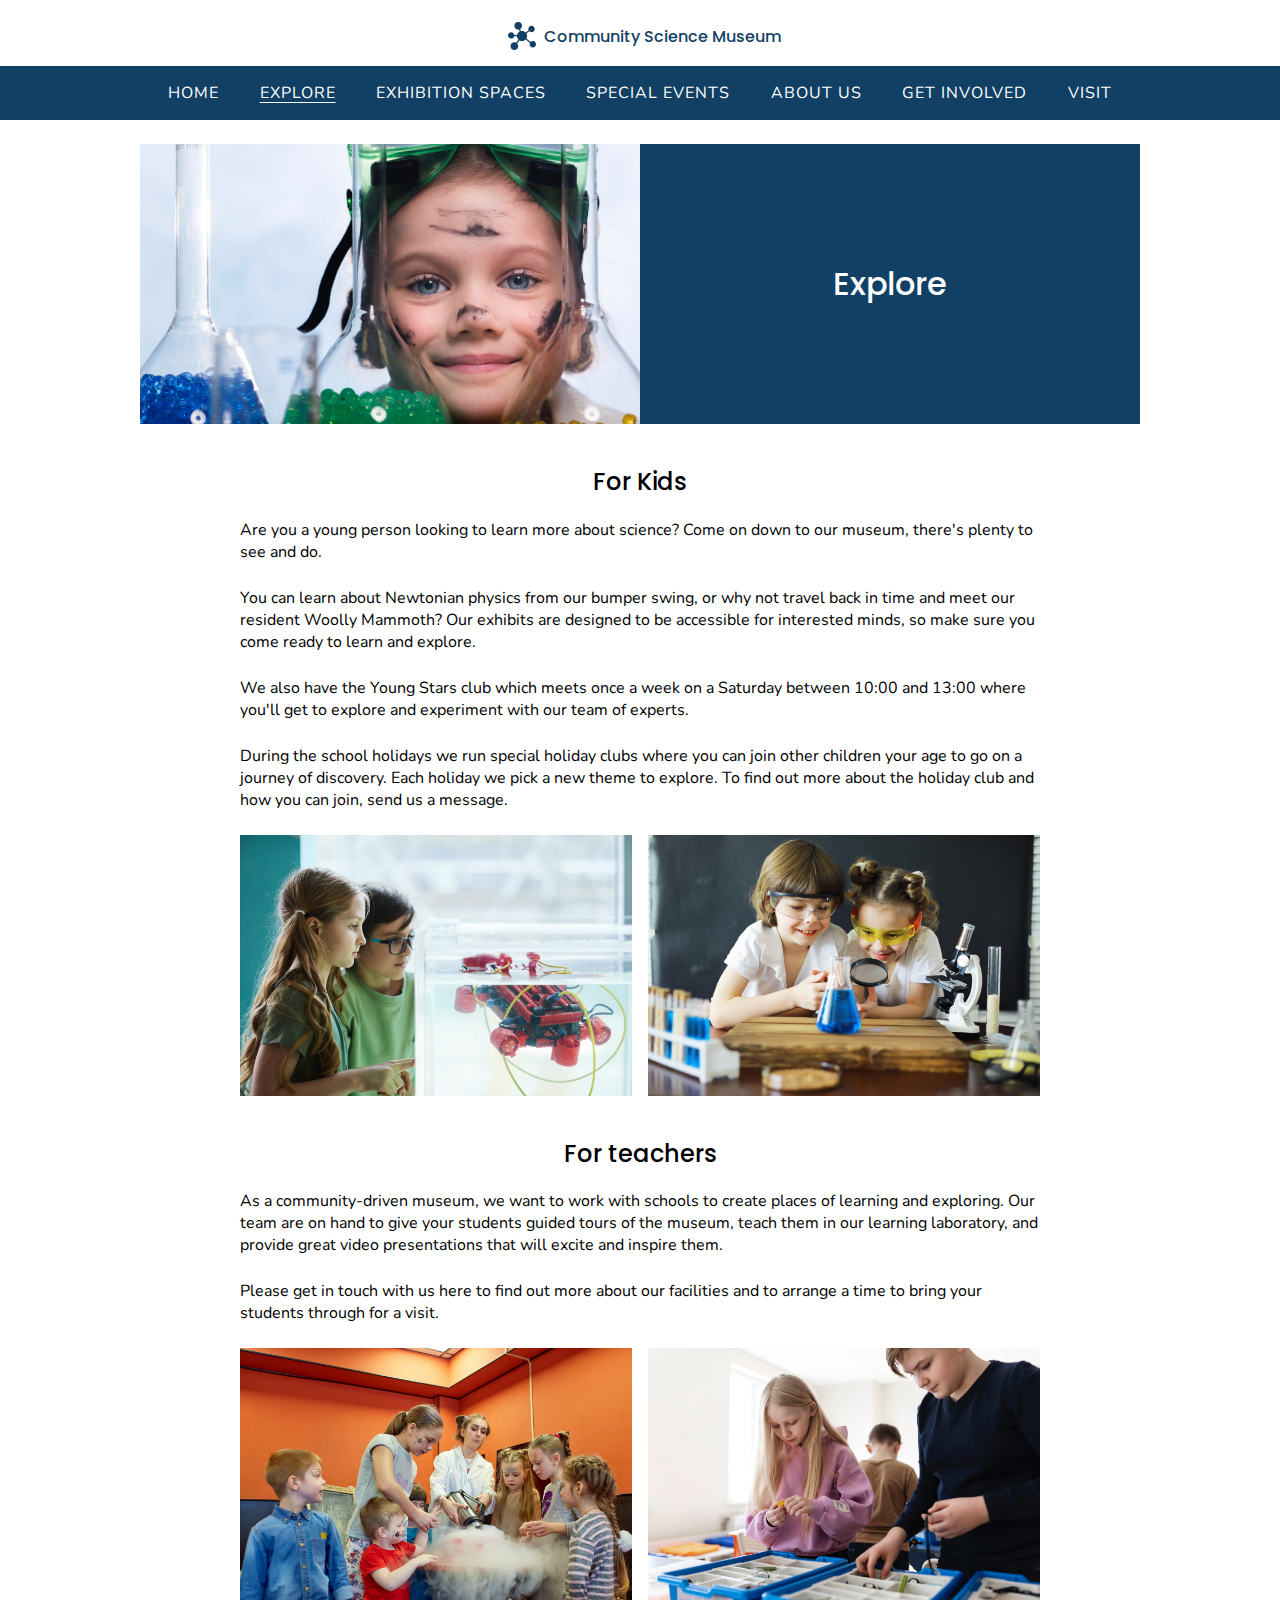
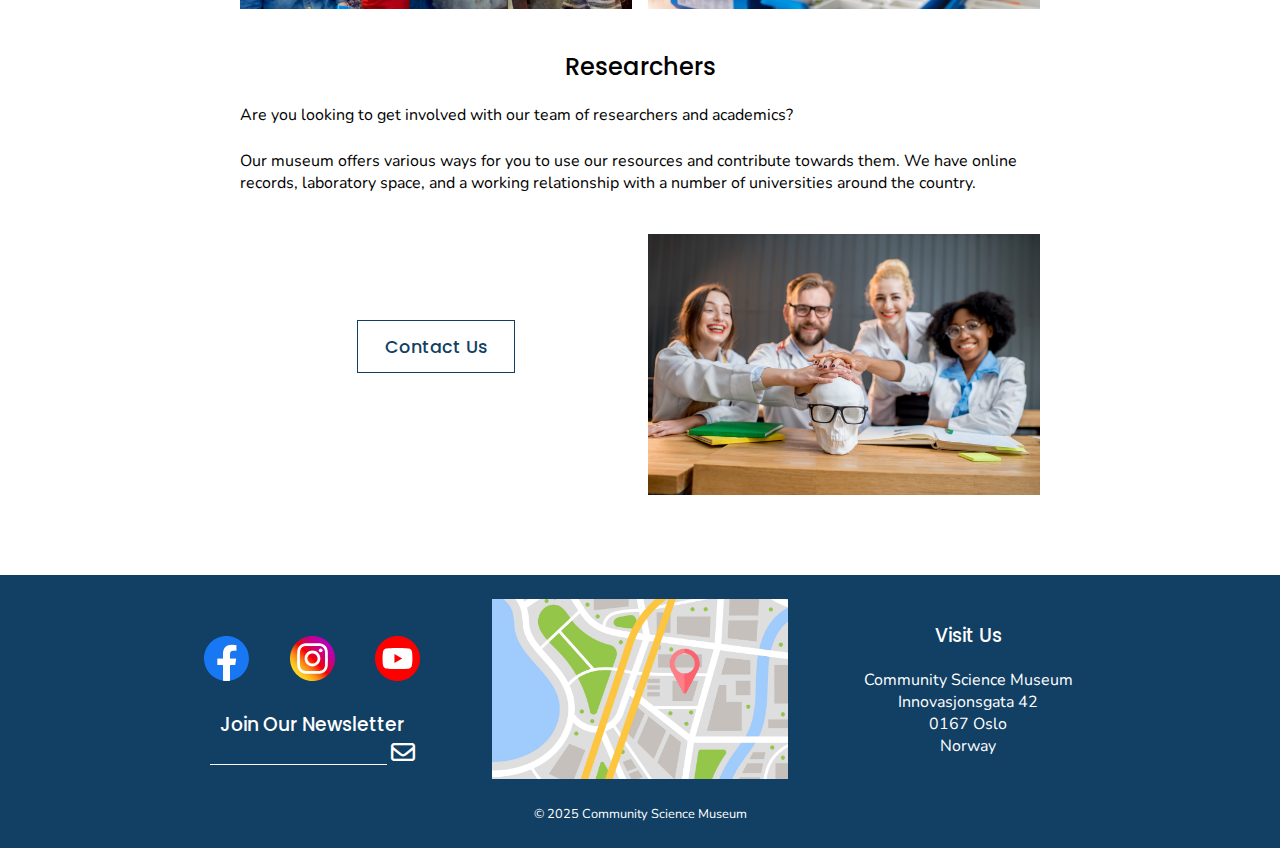
<file: explore/index.html>
<!DOCTYPE html>
<html lang="en">
  <head>
    <meta charset="UTF-8" />
    <meta name="viewport" content="width=device-width, initial-scale=1.0" />
    <link rel="icon" href="../assets/icons/favicon.ico" type="image/x-icon" />
    <link rel="preconnect" href="https://fonts.googleapis.com" />
    <link rel="preconnect" href="https://fonts.gstatic.com" crossorigin />
    <link
      href="https://fonts.googleapis.com/css2?family=Nunito&family=Poppins:wght@400;500;600;700&display=swap"
      rel="stylesheet" />
    <link
      rel="stylesheet"
      href="https://cdnjs.cloudflare.com/ajax/libs/font-awesome/6.7.2/css/all.min.css"
      integrity="sha512-Evv84Mr4kqVGRNSgIGL/F/aIDqQb7xQ2vcrdIwxfjThSH8CSR7PBEakCr51Ck+w+/U6swU2Im1vVX0SVk9ABhg=="
      crossorigin="anonymous"
      referrerpolicy="no-referrer" />
    <meta
      name="description"
      content="Discover science resources for kids, educators, and researchers" />
    <meta
      name="keywords"
      content="science education, for teachers and students, educational activities, research tools" />
    <meta name="author" content="Urve Kriiva" />
    <link rel="stylesheet" href="../styles/index.css" />
    <link rel="stylesheet" href="../styles/media.css" />
    <title>Explore</title>
  </head>
  <body>
    <header>
      <div class="logo-wrapper">
        <div class="logo flex" aria-hidden="true">
          <img src="../assets/icons/molecule.svg" class="logo-img" alt="molecule">
          <span>Community Science Museum</span>
      </div>
      </div>
      <button class="mobile-nav" aria-controls="navigation" aria-expanded="false"></button>
      <nav>
        <ul data-visible="false" class="navigation flex background-primary" id="navigation">
          <li><a href="../index.html">Home</a></li>
          <li><a href="../explore/index.html" class="active">Explore</a></li>
          <li><a href="../exhibitions/index.html">Exhibition Spaces</a></li>
          <li><a href="../events/index.html">Special Events</a></li>
          <li><a href="../about_us/index.html">About Us</a></li>
          <li><a href="../get_involved/index.html">Get Involved</a></li>
          <li><a href="../visit/index.html">Visit</a></li>
        </ul>
      </nav>
    </header>

    <main>
      <div class="introduction-banner reverse">
        <div class="bg-primary introduction-text">
          <h1>Explore</h1>
        </div>
        <div>
          <img
            src="../assets/images/sciencegirl.jpg"
            alt="Close-up of little girl with colorful science tubes" />
        </div>
      </div>
      
     

      <div class="content-container">
        <article>
          <div class="content-simple">
            <h2>For Kids</h2>
            <p>
              Are you a young person looking to learn more about science? Come
              on down to our museum, there's plenty to see and do.
            </p>
            <p>
              You can learn about Newtonian physics from our bumper swing, or
              why not travel back in time and meet our resident Woolly Mammoth?
              Our exhibits are designed to be accessible for interested minds,
              so make sure you come ready to learn and explore.
            </p>
            <p>
              We also have the Young Stars club which meets once a week on a
              Saturday between 10:00 and 13:00 where you'll get to explore and
              experiment with our team of experts.
            </p>
            <p>
              During the school holidays we run special holiday clubs where you
              can join other children your age to go on a journey of discovery.
              Each holiday we pick a new theme to explore. To find out more
              about the holiday club and how you can join, send us a message.
            </p>
            <div class="flex gap">
              <div>
                <img
                  src="../assets/images/robotboat.jpg"
                  class="hidden"
                  alt="Two children operating robotic boat in water tank at engineering lab" />
              </div>
              <div>
                <img
                  src="../assets/images/experiment.jpg"
                  alt="Boy and girl experimenting in the laboratory with magnifying glass" />
              </div>
            </div>
          </div>
        </article>

        <article>
          <div class="content-simple">
            <h2>For teachers</h2>
            <p>
              As a community-driven museum, we want to work with schools to
              create places of learning and exploring. Our team are on hand to
              give your students guided tours of the museum, teach them in our
              learning laboratory, and provide great video presentations that
              will excite and inspire them.
            </p>
            <p>
              Please get in touch with us here to find out more about our
              facilities and to arrange a time to bring your students through
              for a visit.
            </p>
            <div class="flex gap">
              <div>
                <img
                  src="../assets/images/teacher.jpg"
                  class="hidden"
                  alt="Teacher carries out chemical experiment with liquid nitrogen with kids" />
              </div>
              <div>
                <img
                  src="../assets/images/buildrobot.jpg"
                  alt="Kids using electronic parts to build a robot" />
              </div>
            </div>
          </div>
        </article>

       

        <article class="content-simple">
          <div>
            <h2>Researchers</h2>
            <p>
              Are you looking to get involved with our team of researchers and
              academics?
            </p>
            <p>
              Our museum offers various ways for you to use our resources and
              contribute towards them. We have online records, laboratory space,
              and a working relationship with a number of universities around
              the country.
            </p>
            <div class="content-img reverse gap">
              <div>
                <img
                  src="../assets/images/scientists.jpg"
                  alt="Group of happy scientists holding hands on the gypsum skull behind table" />
              </div>
              <div class="center">
                <button id="cta-btn" class="cta-btn">Contact Us</button>
              </div>
            </div>
          </div>
        </article>
      </div>
      
    </main>

    <div id="modal" class="modal"></div>

    <script src="../index.js"></script>

    <footer>
      <div class="footer-container">
        <div class="social-container">
          <div class="social flex">
            <a href="https://www.facebook.com" target="_blank">
              <img
                src="../assets/icons/facebook.svg"
                class="social-icon"
                alt="Facebook icon" />
            </a>
            <a href="https://www.instagram.com" target="_blank">
              <img
                src="../assets/icons/instagram.svg"
                class="social-icon"
                alt="Instagram icon" />
            </a>
            <a href="https://www.youtube.com" target="_blank">
              <img
                src="../assets/icons/youtube.svg"
                class="social-icon"
                alt="Youtube icon" />
            </a>
          </div>
          <div>
            <h3>Join Our Newsletter</h3>
            <div>
              <input type="text" class="newsletter" />
              <button class="submit">
                <i class="fa-regular fa-envelope"></i>
              </button>
            </div>
          </div>
        </div>
        <div class="location">
          <h3>Visit Us</h3>
          <p>Community Science Museum</p>
          <p>Innovasjonsgata 42</p>
          <p>0167 Oslo</p>
          <p>Norway</p>
        </div>
        <div class="map-img">
          <img
            src="../assets/images/map.jpg"
            class="map"
            alt="Street map with red pin and routes" />
        </div>
      </div>
      <div class="copyright">&copy; 2025 Community Science Museum</div>
    </footer>
  </body>
</html>
</file>
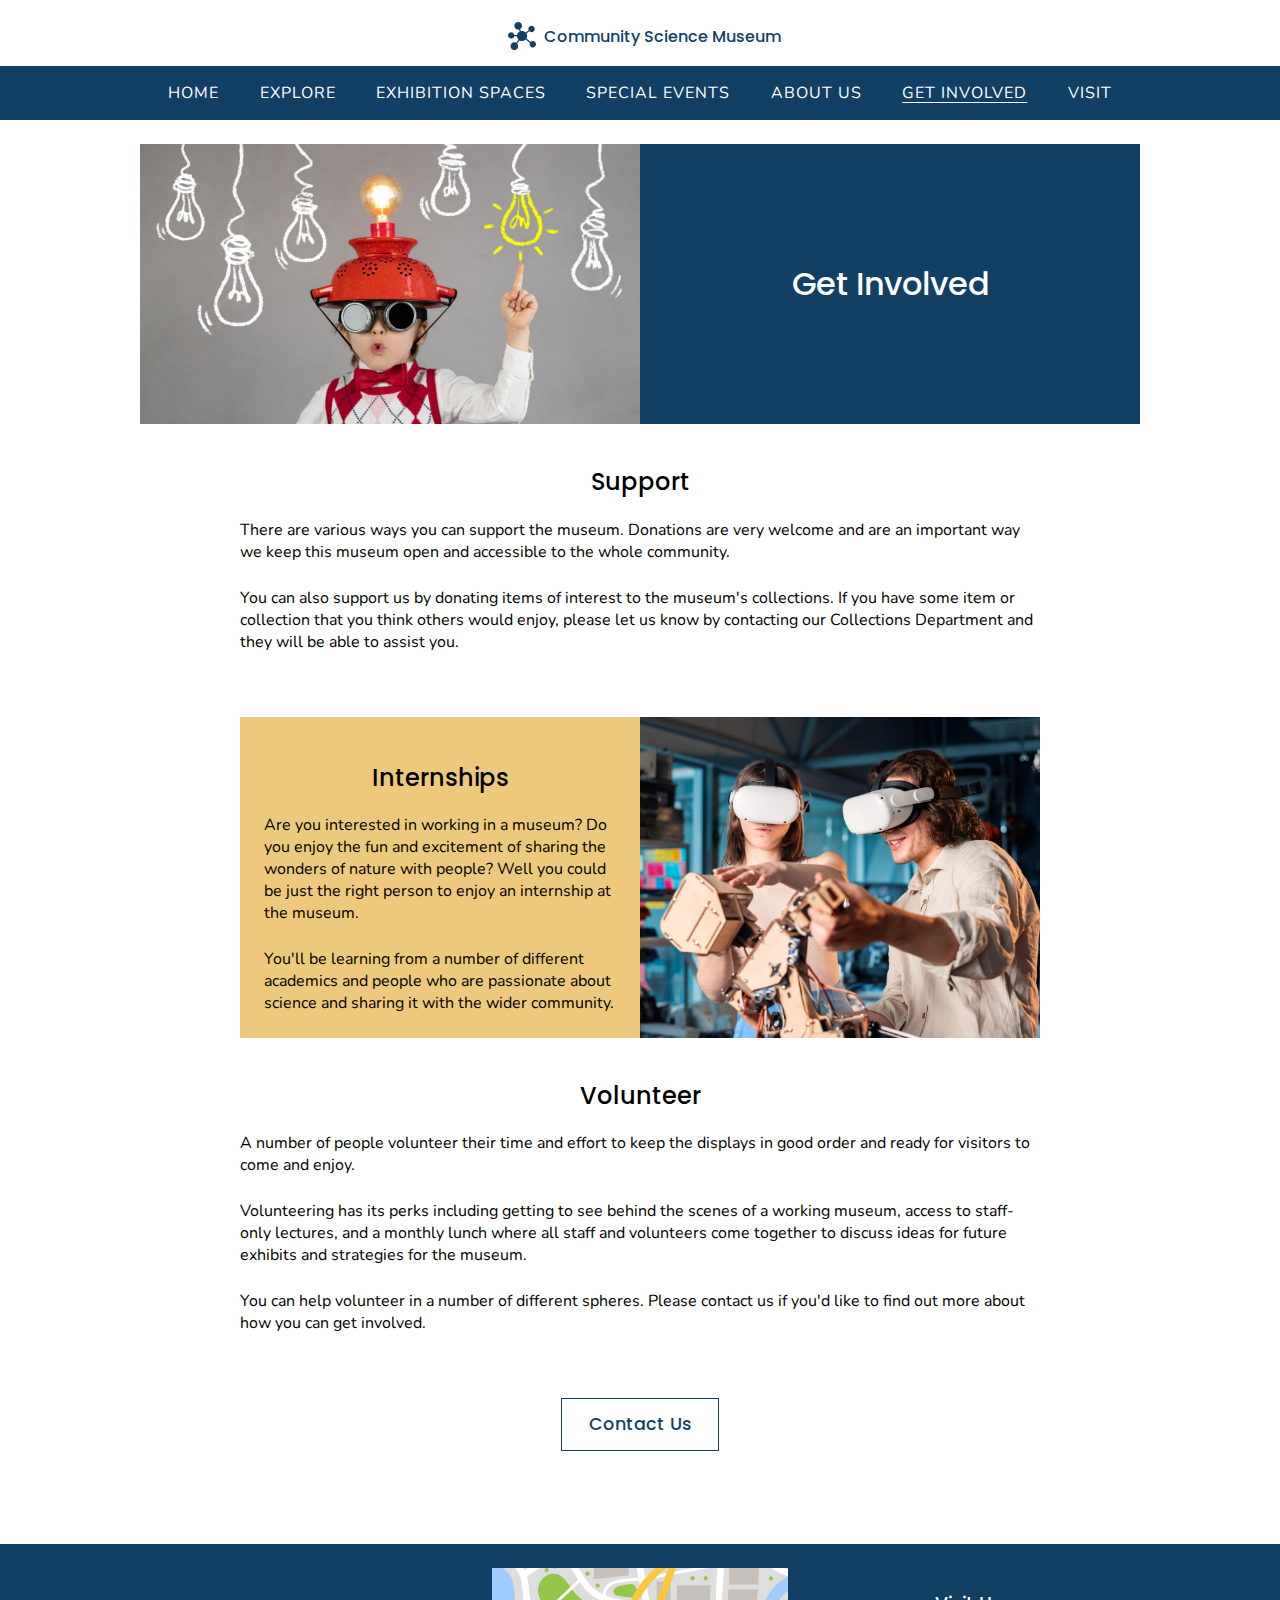
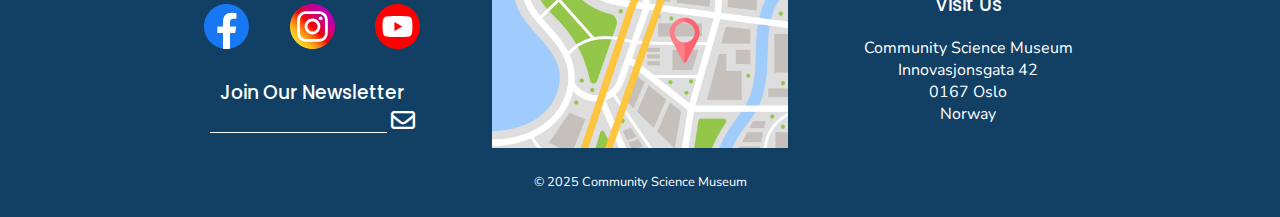
<file: get_involved/index.html>
<!DOCTYPE html>
<html lang="en">
<head>
    <meta charset="UTF-8">
    <meta name="viewport" content="width=device-width, initial-scale=1.0">
    <link rel="icon" href="../assets/icons/favicon.ico" type="image/x-icon">
    <link rel="preconnect" href="https://fonts.googleapis.com">
    <link rel="preconnect" href="https://fonts.gstatic.com" crossorigin>
    <link href="https://fonts.googleapis.com/css2?family=Nunito&family=Poppins:wght@400;500;600;700&display=swap" rel="stylesheet">
    <link rel="stylesheet" href="https://cdnjs.cloudflare.com/ajax/libs/font-awesome/6.7.2/css/all.min.css" 
    integrity="sha512-Evv84Mr4kqVGRNSgIGL/F/aIDqQb7xQ2vcrdIwxfjThSH8CSR7PBEakCr51Ck+w+/U6swU2Im1vVX0SVk9ABhg==" 
    crossorigin="anonymous" referrerpolicy="no-referrer"/>
    <meta name="description" content="Support science education—volunteer, donate, or apply for internships at the Community Science Museum and make a difference.">
    <meta name="keywords" content="support science, donate to museum, museum internships, volunteer opportunities, community involvement">
    <meta name="author" content="Urve Kriiva">
    <link rel="stylesheet" href="../styles/index.css">
    <link rel="stylesheet" href="../styles/media.css">
    <title>Get Involved</title>
</head>
<body>
    <header>
        <div class="logo-wrapper">
            <div class="logo flex">
                <img src="../assets/icons/molecule.svg" class="logo-img" alt="molecule">
                <span>Community Science Museum</span>
            </div>
        </div>
        <button class="mobile-nav" aria-controls="navigation" aria-expanded="false"></button>
        <nav>
            <ul data-visible="false" class="navigation flex background-primary" id="navigation">
                <li><a href="../index.html">Home</a></li>
                <li><a href="../explore/index.html">Explore</a></li>
                <li><a href="../exhibitions/index.html">Exhibition Spaces</a></li>
                <li><a href="../events/index.html">Special Events</a></li>
                <li><a href="../about_us/index.html">About Us</a></li>
                <li><a href="../get_involved/index.html" class="active">Get Involved</a></li>
                <li><a href="../visit/index.html">Visit</a></li>
            </ul>
        </nav>
    </header>
    <main>
        <div class="introduction-banner reverse">
            <div class="bg-primary introduction-text">
                <h1>Get Involved</h1>
            </div>
            <div>
                <img src="../assets/images/idea.jpg" alt="Smart child pretend to be businessman wearing funny helmet with lightbulb">
            </div>
        </div>

        <div class="content-container">
            <article>
                <div class="content-simple">
                    <h2>Support</h2>
                <p>There are various ways you can support the museum. Donations are very welcome and are an 
                    important way we keep this museum open and accessible to the whole community. 
                </p>
                <p>You can also support us by donating items of interest to the museum's collections. 
                    If you have some item or collection that you think others would enjoy, please let us know 
                    by contacting our Collections Department and they will be able to assist you.
                </p>
                </div>
            </article>
        

        <article>
            <div class="clr-background">
                <div class="bg-yellow">
                    <h2>Internships</h2>
                    <p>Are you interested in working in a museum? Do you enjoy the fun and excitement of sharing 
                        the wonders of nature with people? Well you could be just the right person to enjoy an 
                        internship at the museum.
                    </p>
                    <p>You'll be learning from a number of different academics and people who are passionate 
                        about science and sharing it with the wider community.</p>
                </div>
                <div class="flex">
                    <img src="../assets/images/robotics.jpg" alt="Young man and woman in protective glasses doing experiments in robotics">
                </div>
            </div>
        </article>

        
            <article>
                <div class="content-simple">
                    <h2>Volunteer</h2>
                <p>A number of people volunteer their time and effort to keep the displays in good order and 
                    ready for visitors to come and enjoy. </p>
                <p>Volunteering has its perks including getting to see behind the scenes of a working museum, 
                    access to staff-only lectures, and a monthly lunch where all staff and volunteers come 
                    together to discuss ideas for future exhibits and strategies for the museum.
                </p>
                <p>You can help volunteer in a number of different spheres. Please contact us if you'd like to 
                    find out more about how you can get involved.
                </p>
                </div>
            </article>
        </div>
        <button id="cta-btn" class="cta-btn">Contact Us</button>
    </main>

    <div id="modal" class="modal"></div>

    <script src="../index.js"></script>

    <footer>
        <div class="footer-container">
            <div class="social-container">
                <div class="social flex">
                    <a href="https://www.facebook.com" target="_blank">
                        <img src="../assets/icons/facebook.svg" class="social-icon" alt="Facebook icon">
                    </a>
                    <a href="https://www.instagram.com" target="_blank">
                        <img src="../assets/icons/instagram.svg" class="social-icon" alt="Instagram icon">
                    </a>
                    <a href="https://www.youtube.com" target="_blank">
                        <img src="../assets/icons/youtube.svg" class="social-icon" alt="Youtube icon">
                    </a>
                </div>
                <div>
                    <h3>Join Our Newsletter</h3>
                    <div>
                        <input type="text" class="newsletter">
                        <button class="submit"><i class="fa-regular fa-envelope"></i></button>
                    </div>
                </div>
            </div>
            <div class="location">
                <h3>Visit Us</h3>
                <p>Community Science Museum</p>
                <p>Innovasjonsgata 42</p>
                <p>0167 Oslo</p>
                <p>Norway</p>
            </div>
            <div class="map-img">
                <img src="../assets/images/map.jpg" class="map" alt="Street map with red pin and routes">
            </div>
        </div>
        <div class="copyright">
            &copy; 2025 Community Science Museum
        </div>
    </footer>
</body>
</html>
</file>
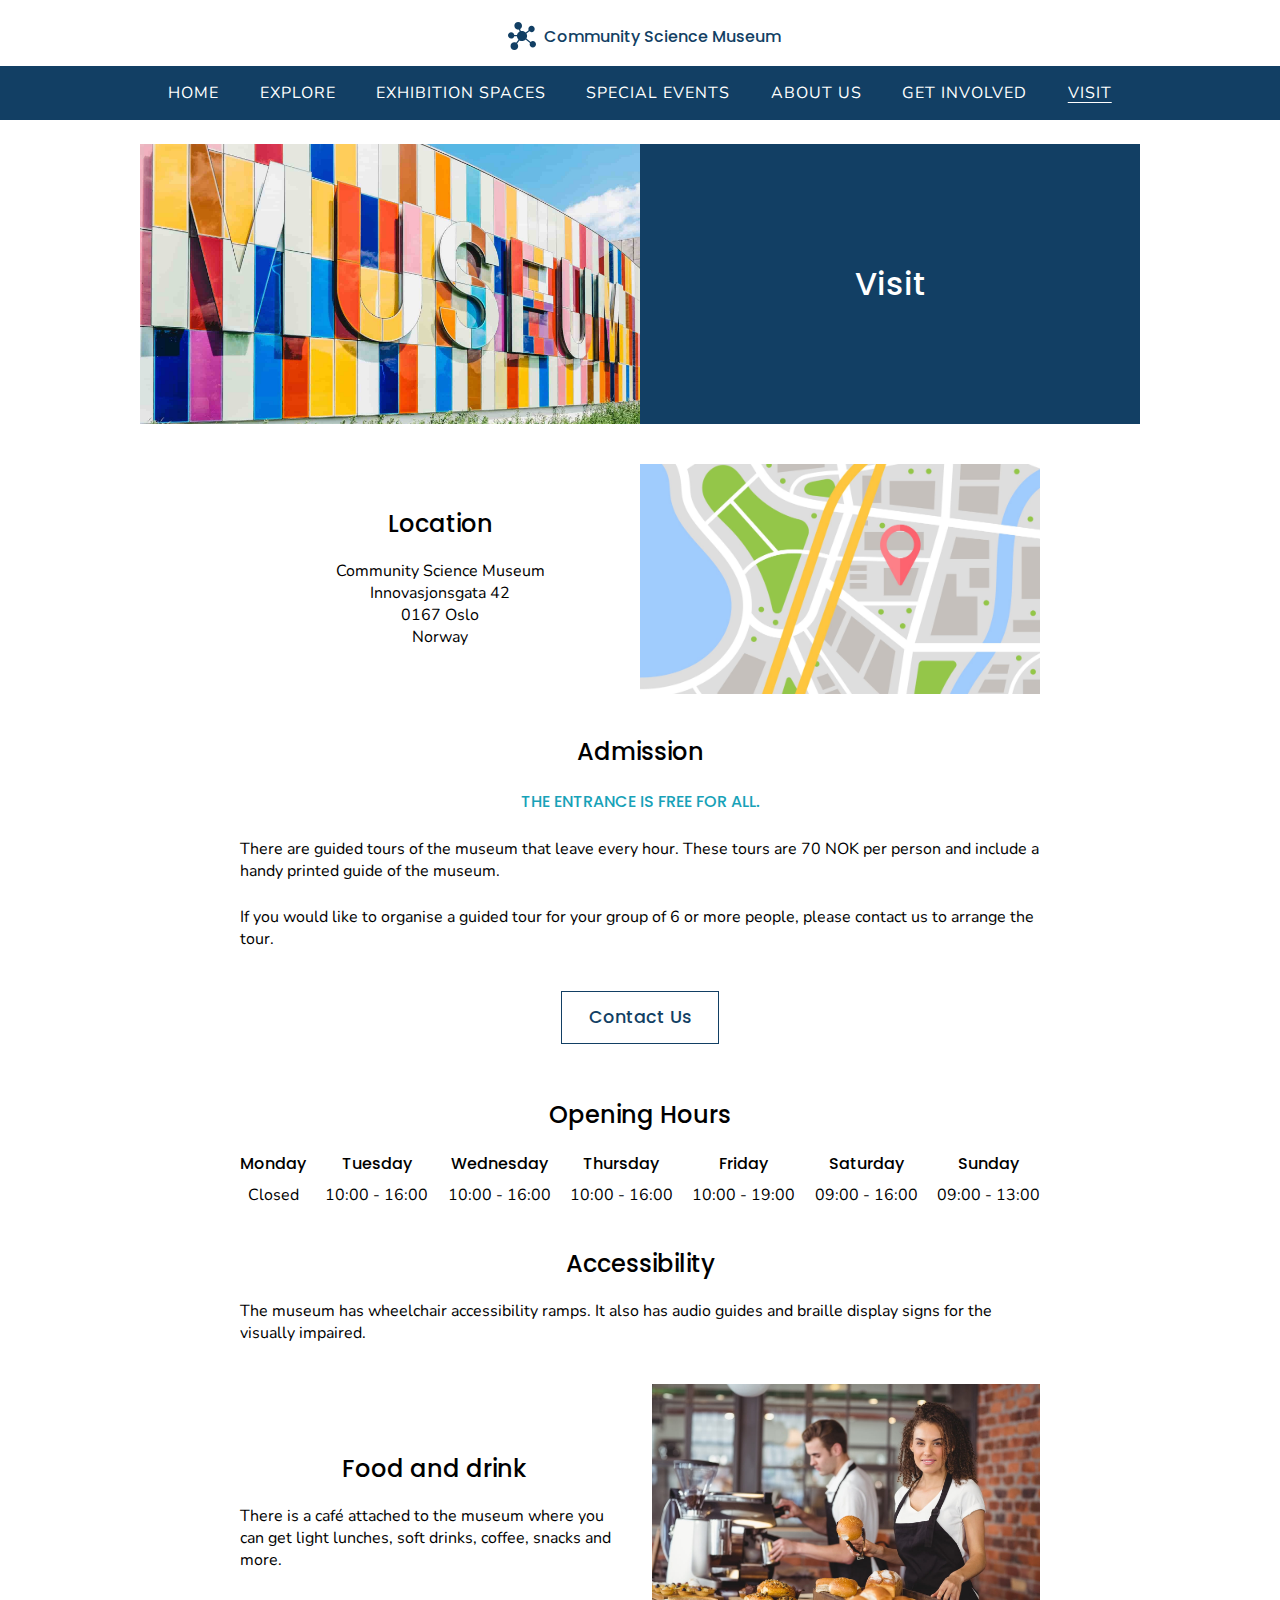
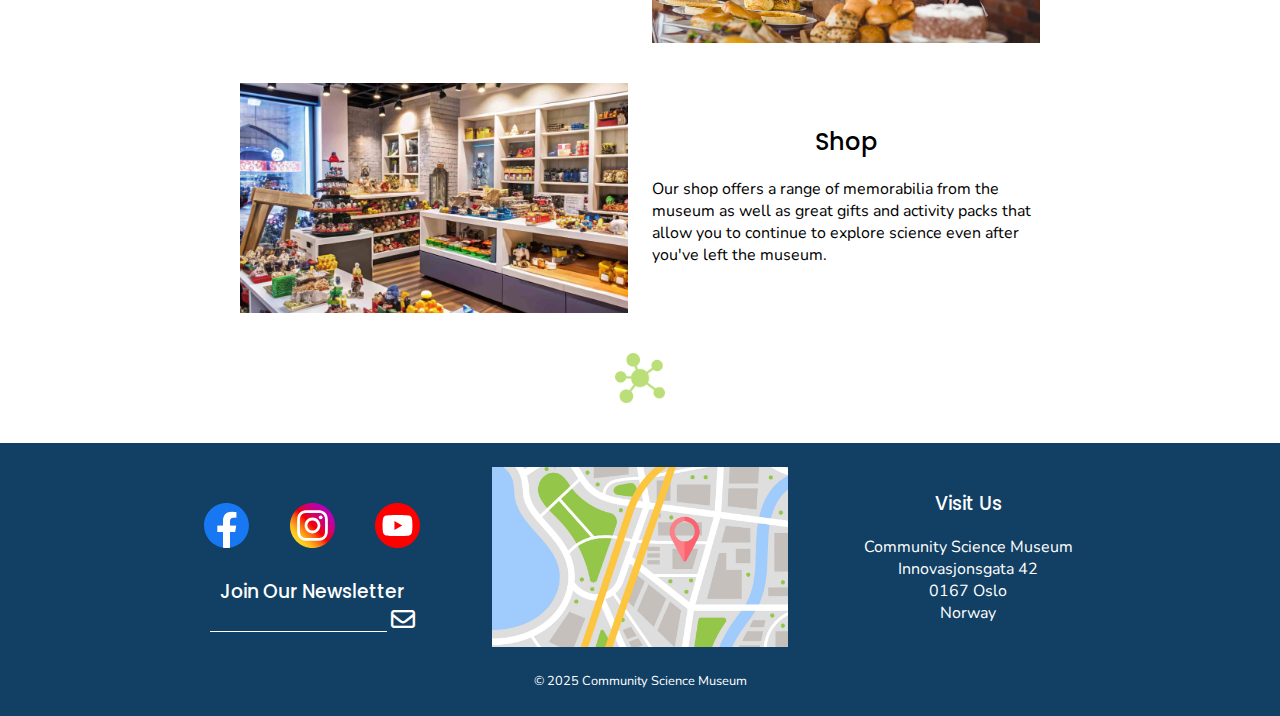
<file: visit/index.html>
<!DOCTYPE html>
<html lang="en">
<head>
    <meta charset="UTF-8">
    <meta name="viewport" content="width=device-width, initial-scale=1.0">
    <link rel="icon" href="../assets/icons/favicon.ico" type="image/x-icon">
    <link rel="preconnect" href="https://fonts.googleapis.com">
    <link rel="preconnect" href="https://fonts.gstatic.com" crossorigin>
    <link href="https://fonts.googleapis.com/css2?family=Nunito&family=Poppins:wght@400;500;600;700&display=swap" rel="stylesheet">
    <link rel="stylesheet" href="https://cdnjs.cloudflare.com/ajax/libs/font-awesome/6.7.2/css/all.min.css" 
    integrity="sha512-Evv84Mr4kqVGRNSgIGL/F/aIDqQb7xQ2vcrdIwxfjThSH8CSR7PBEakCr51Ck+w+/U6swU2Im1vVX0SVk9ABhg==" 
    crossorigin="anonymous" referrerpolicy="no-referrer"/>
    <meta name="description" content="Plan your visit to the Community Science Museum—find opening hours, location, ticket info, and tips for the best experience.">
    <meta name="keywords" content="location and directions, opening hours, ticket information, accessibility, food, shop">
    <meta name="author" content="Urve Kriiva">
    <link rel="stylesheet" href="../styles/index.css">
    <link rel="stylesheet" href="../styles/media.css">
    <title>About Us</title>
</head>
<body>
    <header>
        <div class="logo-wrapper">
            <div class="logo flex">
                <img src="../assets/icons/molecule.svg" class="logo-img" alt="molecule">
                <span>Community Science Museum</span>
            </div>
        </div>
        <button class="mobile-nav" aria-controls="navigation" aria-expanded="false"></button>
        <nav>
            <ul data-visible="false" class="navigation flex background-primary" id="navigation">
                <li><a href="../index.html">Home</a></li>
                <li><a href="../explore/index.html">Explore</a></li>
                <li><a href="../exhibitions/index.html">Exhibition Spaces</a></li>
                <li><a href="../events/index.html">Special Events</a></li>
                <li><a href="../about_us/index.html">About Us</a></li>
                <li><a href="../get_involved/index.html">Get Involved</a></li>
                <li><a href="../visit/index.html" class="active">Visit</a></li>
            </ul>
        </nav>
    </header>
    <main>
        <div class="introduction-banner reverse">
            <div class="bg-primary introduction-text">
                <h1>Visit</h1>
            </div>
            <div>
                <img src="../assets/images/museum.jpg" alt="Multicolored modern museum with large, bold letters spelling Museum">
            </div>
        </div>

        <div class="content-container">
            <article>
                <div class="content-img center">
                    <div>
                        <h2>Location</h2>
                        <p class="text-centered">Community Science Museum<br>
                            Innovasjonsgata 42<br>
                            0167 Oslo<br>
                            Norway
                        </p>
                    </div>
                    <div>
                        <img src="../assets/images/map.jpg" class="height" alt="Street map with red pin and routes">
                    </div>
                </div>
            </article>
        

        <article>
            <div class="content-simple">
                <h2>Admission</h2>
            <p class="bold-txt">The entrance is free for all.</p>
            <p>There are guided tours of the museum that leave every hour. These tours are 70 NOK per person 
                and include a handy printed guide of the museum. 
            </p>
            <p>If you would like to organise a guided tour for your group of 6 or more people, please contact 
                us to arrange the tour.
            </p>
        </div>
        <div id="modal" class="modal"></div>
        <button id="cta-btn" class="cta-btn">Contact Us</button>
    </article>

        <section>
            <h2>Opening Hours</h2>
            <div class="opening-hours">
                <div class="flex">
                    <p class="weekday">Monday</p>
                    <p>Closed</p>
                </div>
                <div class="flex">
                    <p class="weekday">Tuesday</p>
                    <p>10:00 - 16:00</p>
                </div>
                <div class="flex">
                    <p class="weekday">Wednesday</p>
                    <p>10:00 - 16:00</p>
                </div>
                <div class="flex">
                    <p class="weekday">Thursday</p>
                    <p>10:00 - 16:00</p>
                </div>
                <div class="flex">
                    <p class="weekday">Friday</p>
                    <p>10:00 - 19:00</p>
                </div>
                <div class="flex">
                    <p class="weekday">Saturday</p>
                    <p>09:00 - 16:00</p>
                </div>
                <div class="flex">
                    <p class="weekday">Sunday</p>
                    <p>09:00 - 13:00</p>
                </div>
            </div>
        </section>

        <article>
            <h2>Accessibility</h2>
            <p>The museum has wheelchair accessibility ramps. It also has audio guides and braille display 
                signs for the visually impaired.
            </p>
        </article>

        <article>
            <div class="content-img center">
                <div class="text-left">
                    <h2>Food and drink</h2>
                    <p>There is a café attached to the museum where you can get light lunches, soft drinks, 
                        coffee, snacks and more.
                    </p>
                </div>
                <div>
                    <img src="../assets/images/cafe.jpg" alt="Smiling waitress holding bread roll with tong in café">
                </div>
            </div>
        </article>

        <article>
            <div class="content-img center reverse">
                <div class="text-right">
                    <h2>Shop</h2>
                    <p>Our shop offers a range of memorabilia from the museum as well as great gifts and 
                        activity packs that allow you to continue to explore science even after you've left the museum.
                    </p>
                </div>
                <div>
                    <img src="../assets/images/store.jpg" class="height" alt="A store with a lot of small colorful items on shelves">
                </div> 
            </div>
        </article>
    </div>
        <div class="molecul-container flex">
            <img src="../assets/icons/green-molecul.png" class="molecul" alt="Geen molecul">
        </div>
    </main>
    <script src="../index.js"></script>

    <footer>
        <div class="footer-container">
            <div class="social-container">
                <div class="social flex">
                    <a href="https://www.facebook.com" target="_blank">
                        <img src="../assets/icons/facebook.svg" class="social-icon" alt="Facebook icon">
                    </a>
                    <a href="https://www.instagram.com" target="_blank">
                        <img src="../assets/icons/instagram.svg" class="social-icon" alt="Instagram icon">
                    </a>
                    <a href="https://www.youtube.com" target="_blank">
                        <img src="../assets/icons/youtube.svg" class="social-icon" alt="Youtube icon">
                    </a>
                </div>
                <div>
                    <h3>Join Our Newsletter</h3>
                    <div>
                        <input type="text" class="newsletter">
                        <button class="submit"><i class="fa-regular fa-envelope"></i></button>
                    </div>
                </div>
            </div>
            <div class="location">
                <h3>Visit Us</h3>
                <p>Community Science Museum</p>
                <p>Innovasjonsgata 42</p>
                <p>0167 Oslo</p>
                <p>Norway</p>
            </div>
            <div class="map-img">
                <img src="../assets/images/map.jpg" class="map" alt="Street map with red pin and routes">
            </div>
        </div>
        <div class="copyright">
            &copy; 2025 Community Science Museum
        </div>
    </footer>
</body>
</html>
</file>
<file: styles/media.css>
@media (max-width: 40em) {
    .navigation {
        position: fixed;
        z-index: 9998;
        inset: 4em 0 0 0;
        padding: 3rem 2rem;
        text-align: right;
        flex-direction: column;
        gap: 1.4em;
        transform: translateX(200%);
        transition: transform 350ms ease-out;
        background-color: var(--primary-color);
    }

    .navigation[data-visible='true'] {
        transform: translateX(0%);
    }

    .mobile-nav {
        display: block;
        position: absolute;
        z-index: 9999;
        background-image: url("../assets/icons/menu.svg");
        background-color: transparent;
        background-repeat: no-repeat;
        padding: 0;
        border: 0;
        width: 2rem;
        aspect-ratio: 1;
        top: 1.4em;
        right: 1em;
    }

    .mobile-nav[aria-expanded="true"] {
        background-image: url("../assets/icons/close.svg");
        background-size: cover;
        background-color: transparent;
    }
}


@media (min-width: 39em) {

    .logo {
        justify-content: center;
    }

    .navigation {
        max-width: var(--max-width);
        margin: 0 auto;
        justify-content: space-around;
        padding: 1em ;
        letter-spacing: 1px;
    }

    .active {
        text-decoration: underline;
        text-underline-offset: 4px;
    }

    .hero-img {
        aspect-ratio: 0;
        max-height: 480px;
    }

    .slogan {
        font-size: 2rem;
    }

    h2 {
        margin: .8em 0;
    }

    .scroller {
        max-width: var(--max-width);
    }

    .scroller span {
        font-size: 1.3rem;
    }

    .item1 {
        animation-delay: calc(35s / 5 * (5 - 1) * -1);
    }
    
    .item2 {
        animation-delay: calc(35s / 5 * (5 - 2) * -1);   
    }   
    
    .item3 {
        animation-delay: calc(35s / 5 * (5 - 3) * -1);
    }    
    
    .item4 {
        animation-delay: calc(35s / 5 * (5 - 4) * -1);
    }

    .item5 {
        animation-delay: calc(35s / 5 * (5 - 5) * -1);
    }

    .content-container {
        max-width: 800px;
        margin: 0 auto;
    }

    .content-container-wide {
        max-width: var(--max-width);
        margin: 0 auto;
    }

    .researchers img {
        aspect-ratio: 16/12.8;
        object-fit: cover;
    }

    .hidden {
        display: block;
    }

    .molecul {
        width: 50px;
    }

    

    .introduction-banner {
        max-width: var(--max-width);
        margin: 1.5em auto;
        display: flex;
    }

    .introduction-banner > * {
        flex: 1;
    }
    
    .center,
    .introduction-text {
        display: flex;
        align-items: center; 
        justify-content: center;
    }
    

    .opening-hours {
        max-width: var(--max-width);
        text-align: center;
        display: flex;
        justify-content: space-between;
    }

    .opening-hours > * {
        flex-direction: column;
    }

    .weekday {
        font-family: var(--header-font);
        font-weight: 500;
        padding-bottom: .5em;
    }

    .explore {
        flex-wrap: nowrap;
    }

    .btn-link,
    .cta-btn {
        font-size: 1.1rem;
        padding: .7em 1.5em;
    }

    .cta-btn {
        margin: 1em auto 3em auto;
    }


    .clr-background,
    .content-img {
        display: flex;
    }
    
    .clr-background > *,
    .content-img > * {
        flex: 1;
    }

    .content-img h2 {
        padding: 0;
    }
    
    .clr-background img,
    .content-img img {
        object-fit: cover;
    }

    .clr-background-text h2 {
        padding-top: 0;
    }

    .clr-background-text {
        display: flex;
        flex-direction: column;
        justify-content: center;

    }

    .lola {
        align-items: center;
    }

    .reverse {
        flex-direction: row-reverse;
    }

    .gap {
        gap: 1em;
    }

    .article-doodle {
        display: flex;
        align-items: center;
        padding-bottom: 0;
    }

    .text-right {
        padding-left: 1.5em;
   
    }

    .text-left {
        padding-right: 1.5em;
    }


   footer {
    margin-top: 2.5em;
   }

   .footer-container {
    max-width: var(--max-width);
    margin: 0 auto;
    padding-bottom: 0;
    display: grid;
    grid-template-columns: repeat(3, 1fr );
    grid-template-areas: 
       "social map location";
    align-items: center;
   }

   .social-container {
    grid-area: social;
   }

   .location {
    grid-area: location;
   }

   .map-img {
    grid-area: map;
   }

   .social {
    margin-bottom: 1.8em;
   }

}
</file>
<file: styles/index.css>
@import url("./reset.css");
@import url("./variables.css");

* {
    box-sizing: border-box;
    margin: 0;
    padding: 0;
}

body {
    font-family: var(--paragraph-font);
    display: grid;
    grid-template-rows: auto 1fr auto;
}

.content-container {
    margin: 2em 1.5em;
}
    

h1,
h2,
h3 {
    font-family: var(--header-font);
    font-weight: 500;
    text-align: center;
}

h2 {
    margin: 1em 0;
}

h2,
h3 {
    text-align: center;
}

.logo-wrapper {
    margin: 1.4em 0 1em .5em;
}

.logo-img {
    width: 28px;
}

.logo {
    font-family: var(--header-font);
    font-weight: 500;
    color: var(--primary-color);
    align-items: center;
    gap: .5em;
}

.hero {
    position: relative;
}

.hero-img {
    object-fit: cover;
    aspect-ratio: 1;
}




.slogan {
    position: absolute;
    margin: auto;
    bottom: 0;
    padding: .5em 0 .5em 0;
    color: var(--color-white);
    background: rgba(0, 0, 0, 0.5);
    width: 100%;
    text-transform: uppercase;
}

.scroller {
    width: 90%;
    margin-inline: auto;
    position: relative;
    height: 2em;
    margin: 1.5em auto 0 auto;
    overflow: hidden;
    color: var(--scroller-clr);
}

@keyframes scrollleft {
    to {
        left: -200px;
    }
}

.scroller > * {
    font-family: var(--header-font);
    font-weight: 500;
    font-size: 1.1rem;
    display: block;
    white-space: nowrap;
    position: absolute;
    left: 100%;
    animation-name: scrollleft;
    animation-duration: 35s;
    animation-timing-function: linear;
    animation-iteration-count: infinite;
}

.item1 {
    animation-delay: calc(35s / 3 * (3 - 1) * -1);
}

.item2 {
    animation-delay: calc(35s / 3 * (3 - 2) * -1);
}   

.item3 {
    animation-delay: calc(35s / 3 * (3 - 3) * -1);
}    

.item4 {
    animation-delay: calc(35s / 4 * (4 - 4) * -1);
}







/* molecul */

.molecul-container {
   justify-content: center;
}

.molecul {
    width: 40px;
}

img {
    width: 100%;
    display: block;
}

.height {
    max-height: 230px;
    object-fit: cover;
}

.bg-primary {
    background-color: var(--primary-color);
    color: var(--color-white);
}

.bg-yellow {
    background-color: var(--yellow-tint);
}

.bg-green {
    background-color: var(--green-tint);
}

.bg-blue {
    background-color: var(--blue-tint);
}


.flex {
    display: flex;
}

nav a {
    color: var(--color-white);
    text-transform: uppercase;
}

nav {
    background-color: var(--primary-color);
}

a {
    text-decoration: none;
}

li {
    list-style: none;
}

.mobile-nav {
    display: none;
}

.navigation {
    padding: 0;
    margin: 0;
    flex-direction: row;
    gap: 1em;
}

.introduction-banner h1 {
    color: var(--color-white);
    background-color: var(--primary-color);
    padding: .4em 0;
}

.introduction-banner img {
    height: 280px;
    object-fit: cover;
}

article {
    margin: 2.5em 0;
}

.article-doodle,
.content-simple p{
   padding-bottom: 1.5em;
}



.content-img {
    margin: 1em 0;
}

.content-img h3 {
    padding: 1em;
}

.content-img p {
    padding-bottom: 1.5em;
}


.clr-background {
    margin: 1em 0;
}

.clr-background h3 {
    padding: 1em;
}

.clr-background h2 {
    padding-top: 1em;
}

.clr-background p {
    padding: 0 1.5em 1.5em 1.5em;
}








.opening-hours {
    max-width: 250px;
    margin: 0 auto;
}

.opening-hours > * {
    justify-content: space-between;
}

.explore {
    flex-direction: row;
    flex-wrap: wrap;
    gap: .5em;
}

.imga {
    aspect-ratio: 16/13;
    object-fit: cover;
}

.explore-wrap {
    gap: 0.5em;
}

.explore h3 {
    text-align: center;
    padding: .5em;
}

.for-kids h3 {
    background-color: var(--yellow-tint);
}

.for-teachers h3 {
    background-color: var(--green-tint);
}

.researchers h3 {
    background-color: var(--blue-tint);
}

.btn-link-container {
    text-align: center;
}

.cta-btn {
    display: block;
    margin: 3em auto 3em auto;
}

.btn-link {
    display: inline-block;
    margin: 1em auto 1em auto;
}

.btn-link,
.cta-btn {
    text-align: center;
    border: 1.5px solid var(--primary-color);
    font-family: var(--header-font);
    color: var(--primary-color);
    background-color: var(--color-white);
    font-size: 1rem;
    font-weight: 500;
    padding: .5em 1em;
}

.cta-btn:hover,
.btn-link:hover {
    border: 1.5px solid var(--blue-tint);
    background-color: var(--blue-tint);
}

.cta-btn:active,
.btn-link:active {
    border: 1.5px solid var(--green-tint);
    background-color: var(--green-tint);
}

.bold-txt {
    font-family: var(--header-font);
    text-transform: uppercase;
    color: #17a2b8;
    font-weight: 500;
    text-align: center;
}


.hidden {
    display: none;
}

.text-centered {
    text-align: center;
}




/* footer */

footer {
    background-color: var(--primary-color);
}

.footer-container {
    color: var(--color-white);
    text-align: center;
    padding: 1.5em;
    display: grid;
    grid-template-columns: 1fr;
    gap: 2em;
}

.map {
    max-height: 180px;
    object-fit: cover;
}

.social-icon {
    width: 45px;
}

.social {
    justify-content: space-evenly;
    margin: 1.5em 0 2em 0;
}

.social-container input {
    color: var(--color-white);
}

.newsletter-form {
    display: flex;
    flex-direction: row;
    justify-content: center;
    gap: .5em;
}

.newsletter {
    border: none;
    border-radius: 0;
    border-bottom: 1px solid var(--color-white);
    background-color: transparent;
}

.submit {
    font-size: 1.5rem;
    border: none;
    background: transparent;
    color: var(--color-white);
    cursor: pointer;
}

.location h3 {
    margin-bottom: 1em;
}

.copyright {
    text-align: center;
    color: var(--color-white);
    font-size: .8rem;
    margin: 2em auto;
}

/*  modal  */

    
.modal {
    display: none;
    flex-direction: column;
    position: fixed;
    top: 50%;
    left: 50%;
    transform: translate(-50%, -50%);
    background-color: var(--color-white);
    border: 1px solid var(--modal-clr);
    border-radius: 0.5em;
    box-shadow: 0 10px 25px rgba(0, 0, 0, 0.2);
    width: 90vw;
    max-width: 30em;
    padding: 1.5em;
    margin: 0 auto;    
}

.modal h2 {
    color: var(--primary-color);
}

.btn-close {
    display: block;
    font-size: 1.5rem;
    background-color: transparent;
    border: none;
    color: var(--modal-clr); 
    text-align: right;
}

form {
    display: flex;
    flex-direction: column;
    
}

form input {
    border: none;
    border-radius: 0;
    border-bottom: 1px solid var(--modal-clr);
    margin-bottom: 1em;
    padding-top: .5em;
}

.modal label {
    color: var(--modal-clr);
}
.modal textarea {
    border: 1px solid var(--modal-clr);
    padding: 1em;
}

form input,
.modal textarea {
    font-family: var(--paragraph-font);
    font-size: 1em;
}

.send-btn {
    font-family: var(--header-font);
    display: inline-block;
    margin: 1em auto;
    background-color: #F46C2D;
    color: var(--color-white);
    letter-spacing: .8px;
    border: none;
    font-size: 1rem;
    padding: .5em 2.5em;
}
</file>
